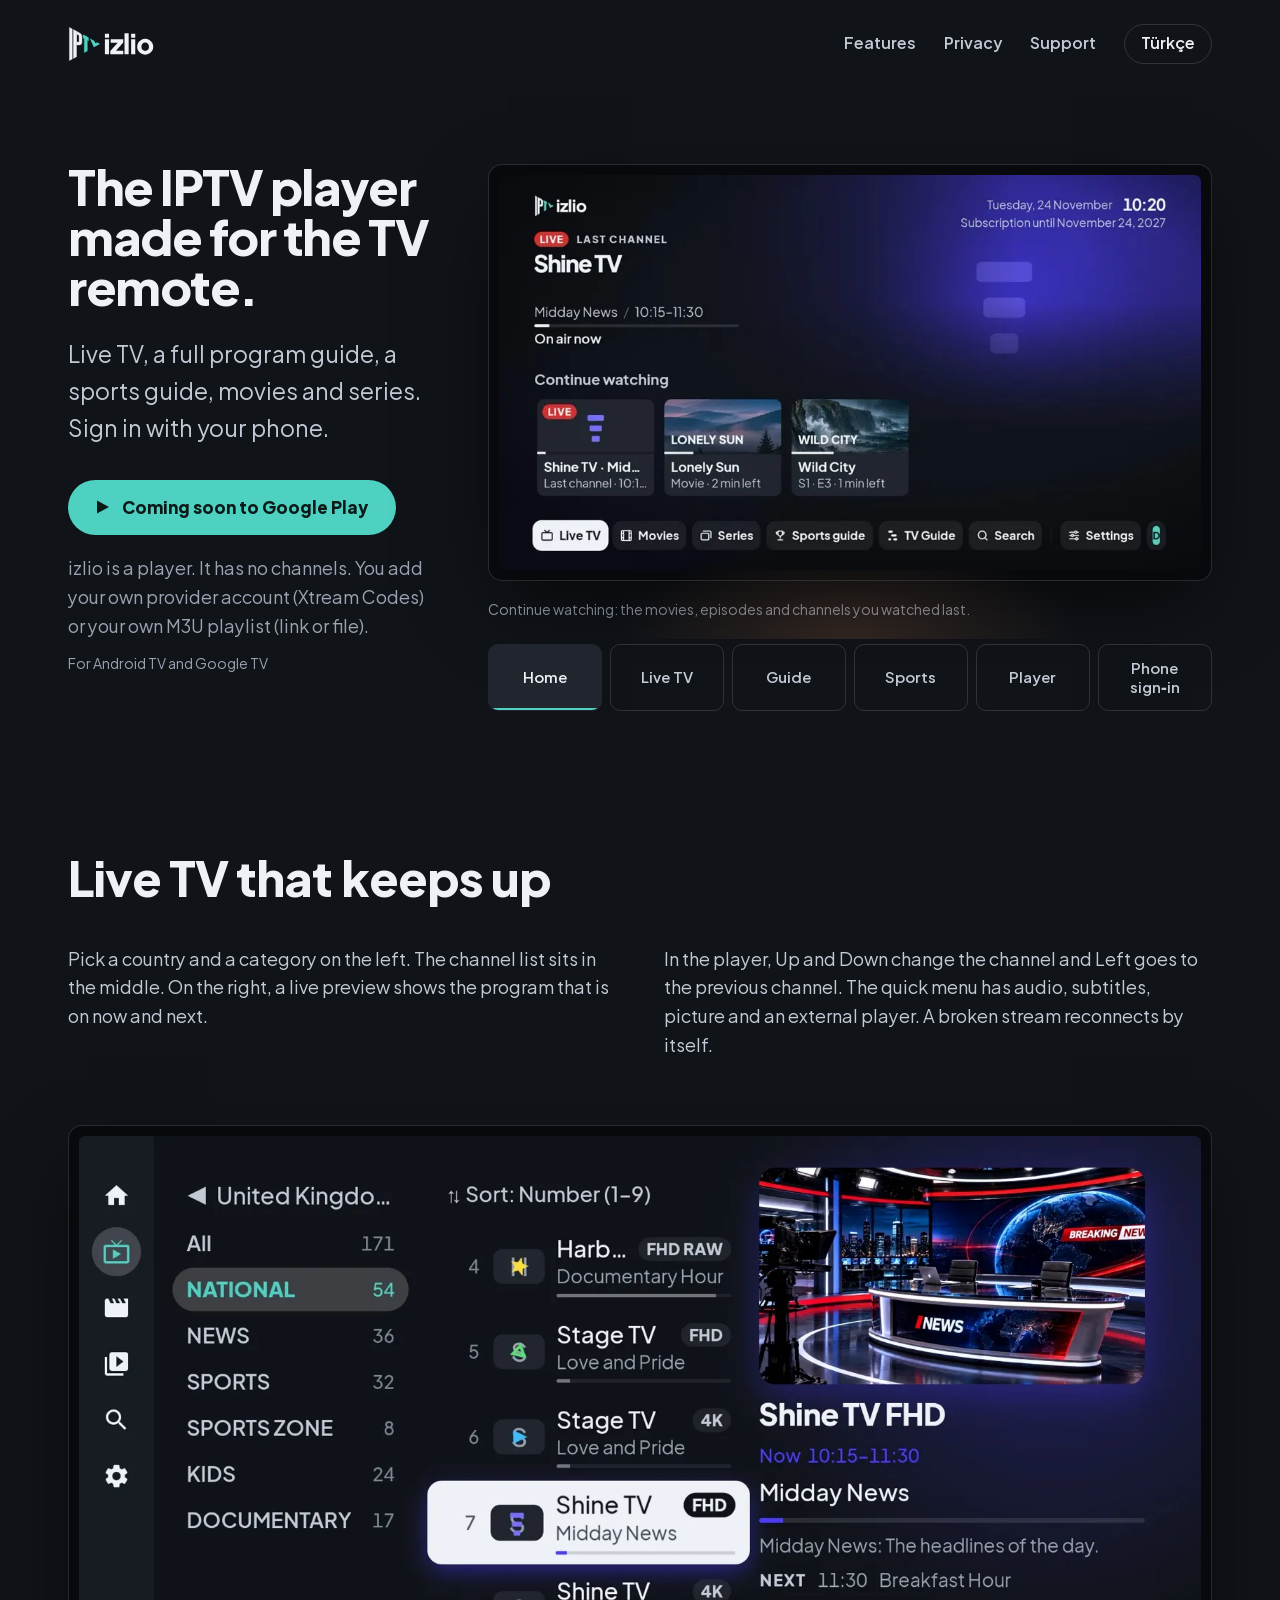
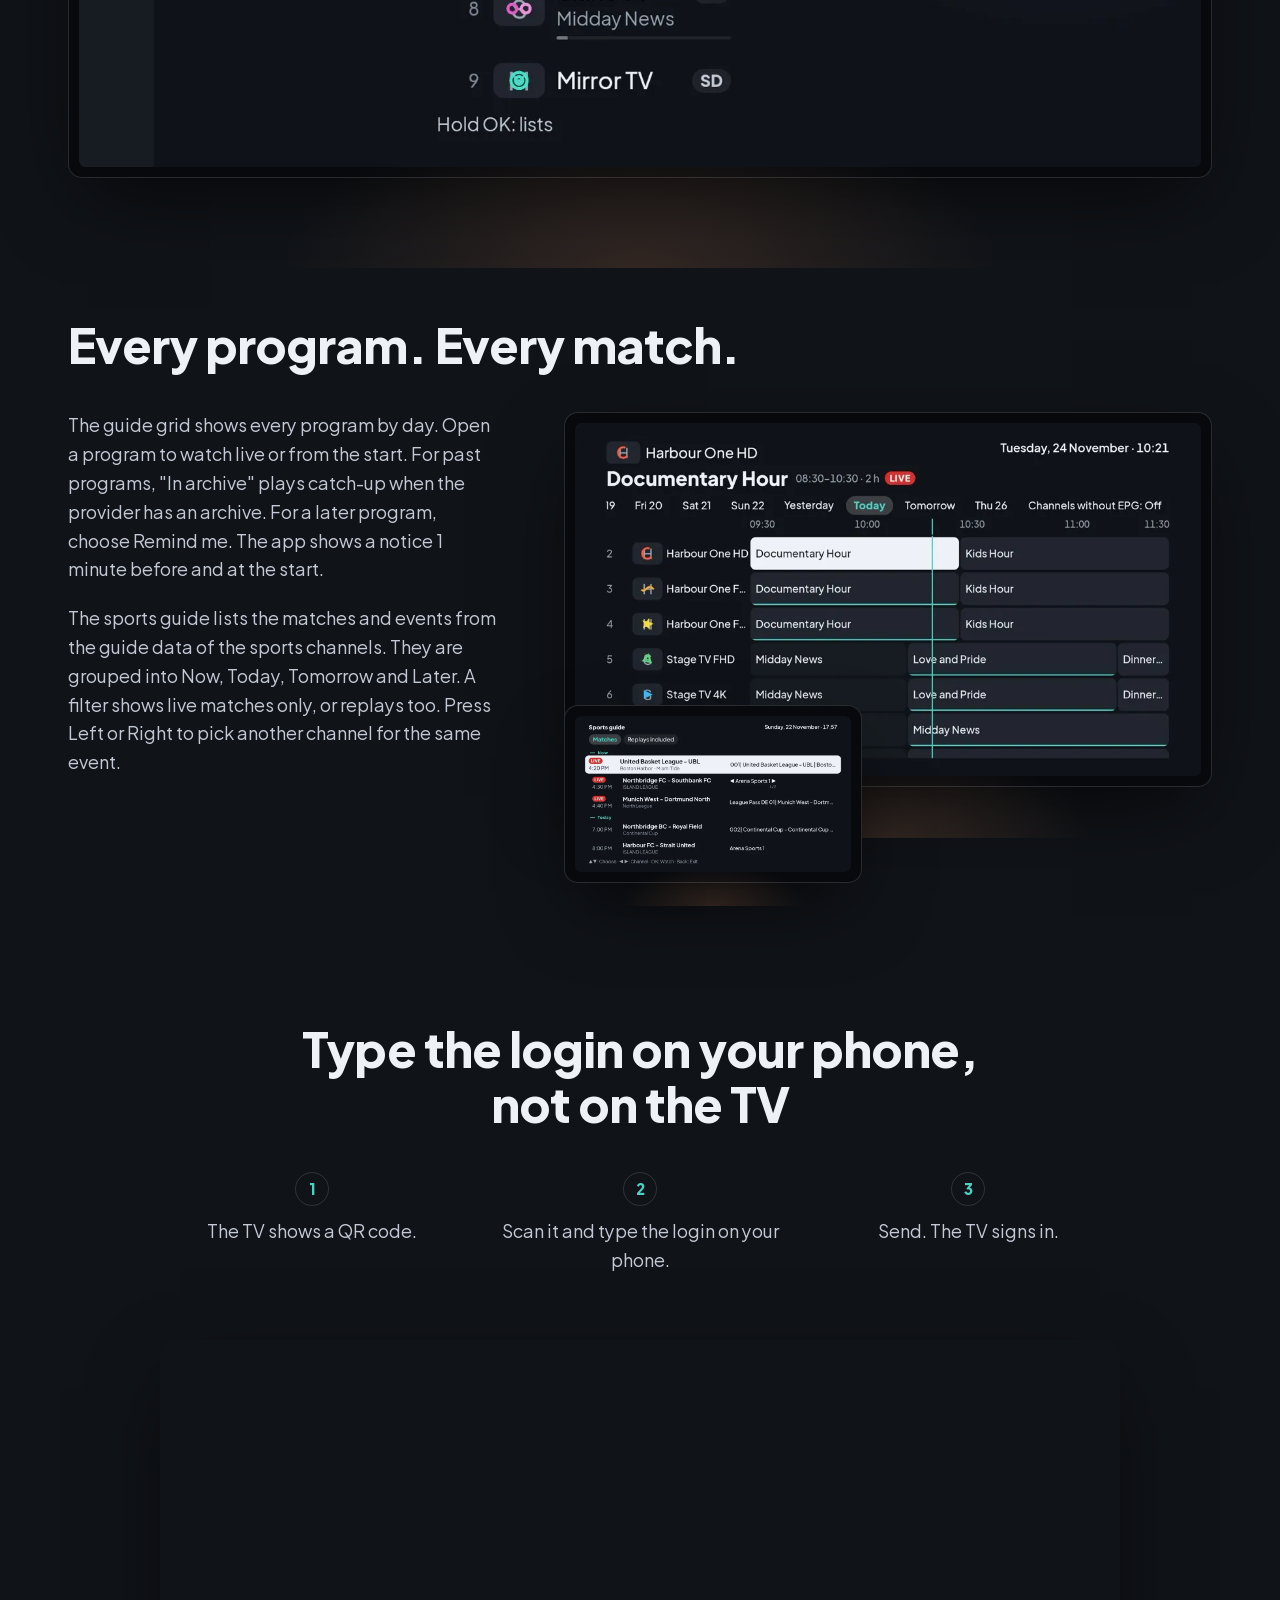
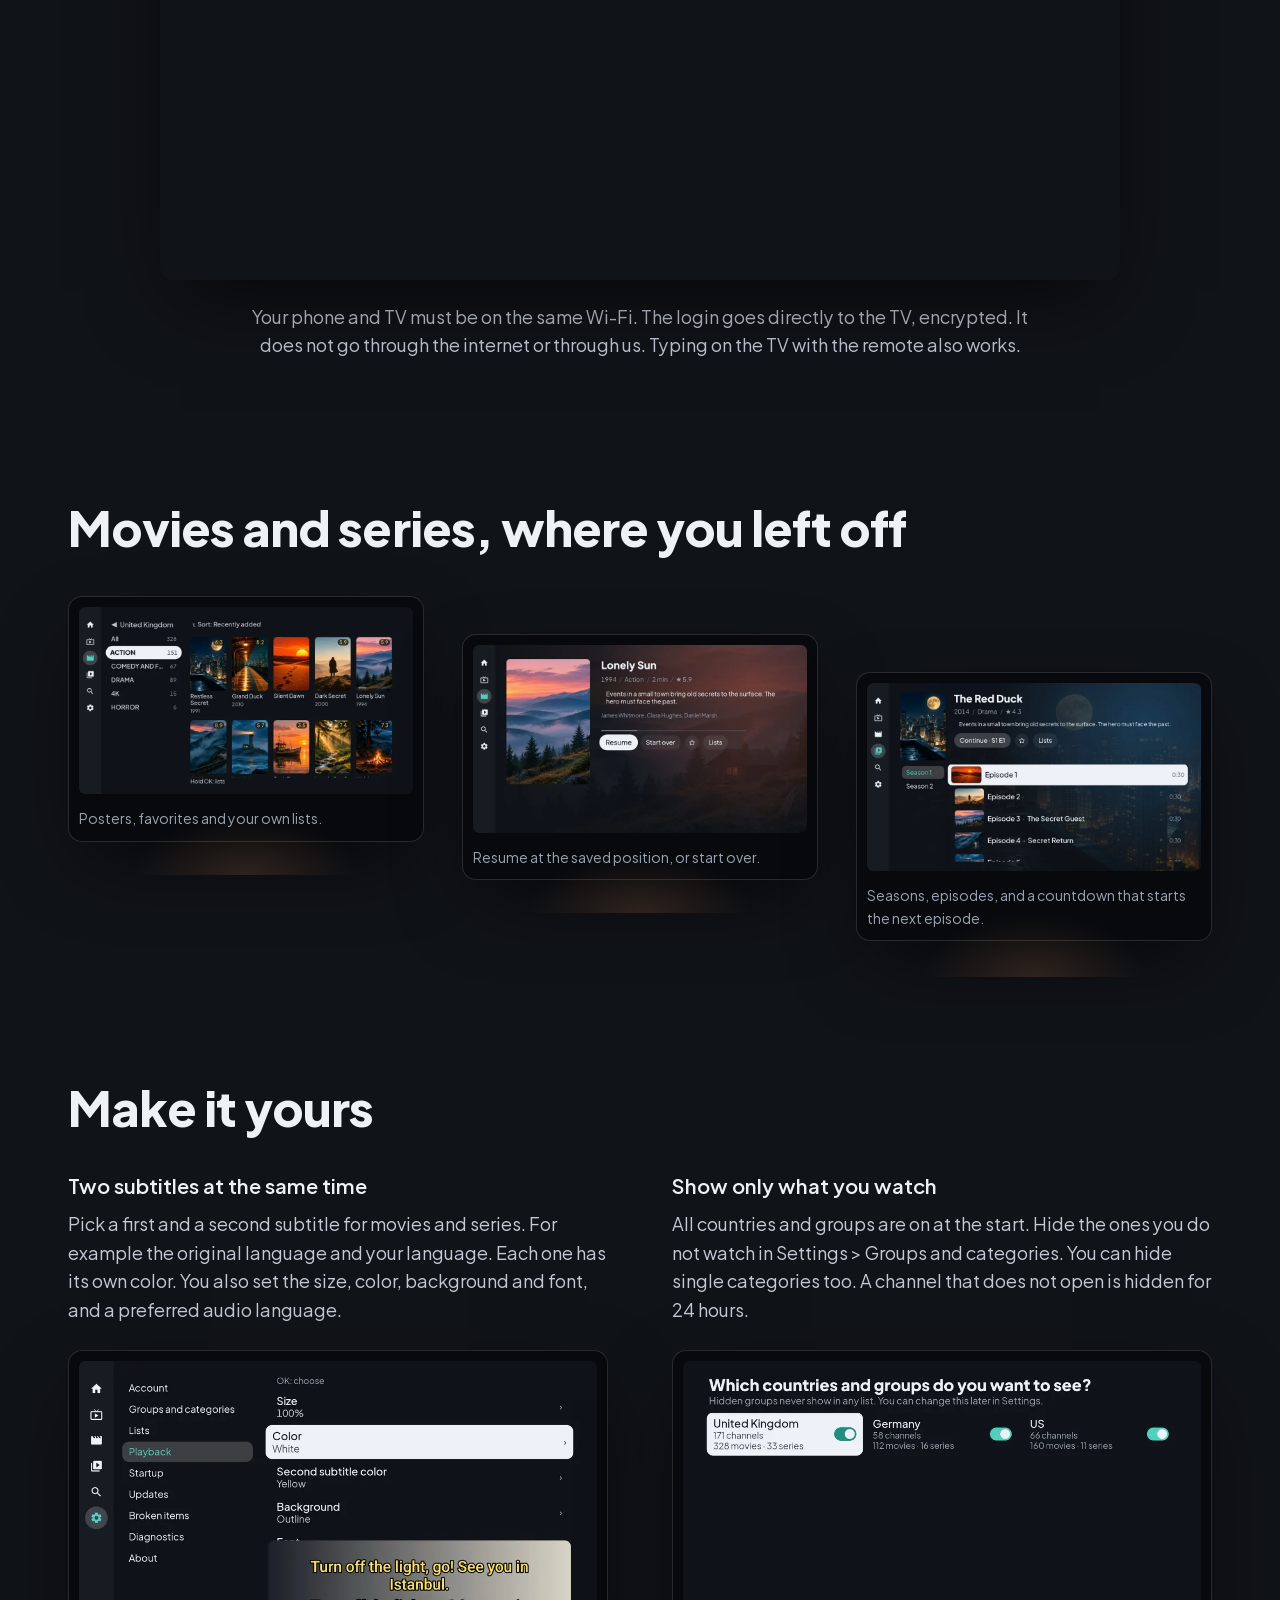
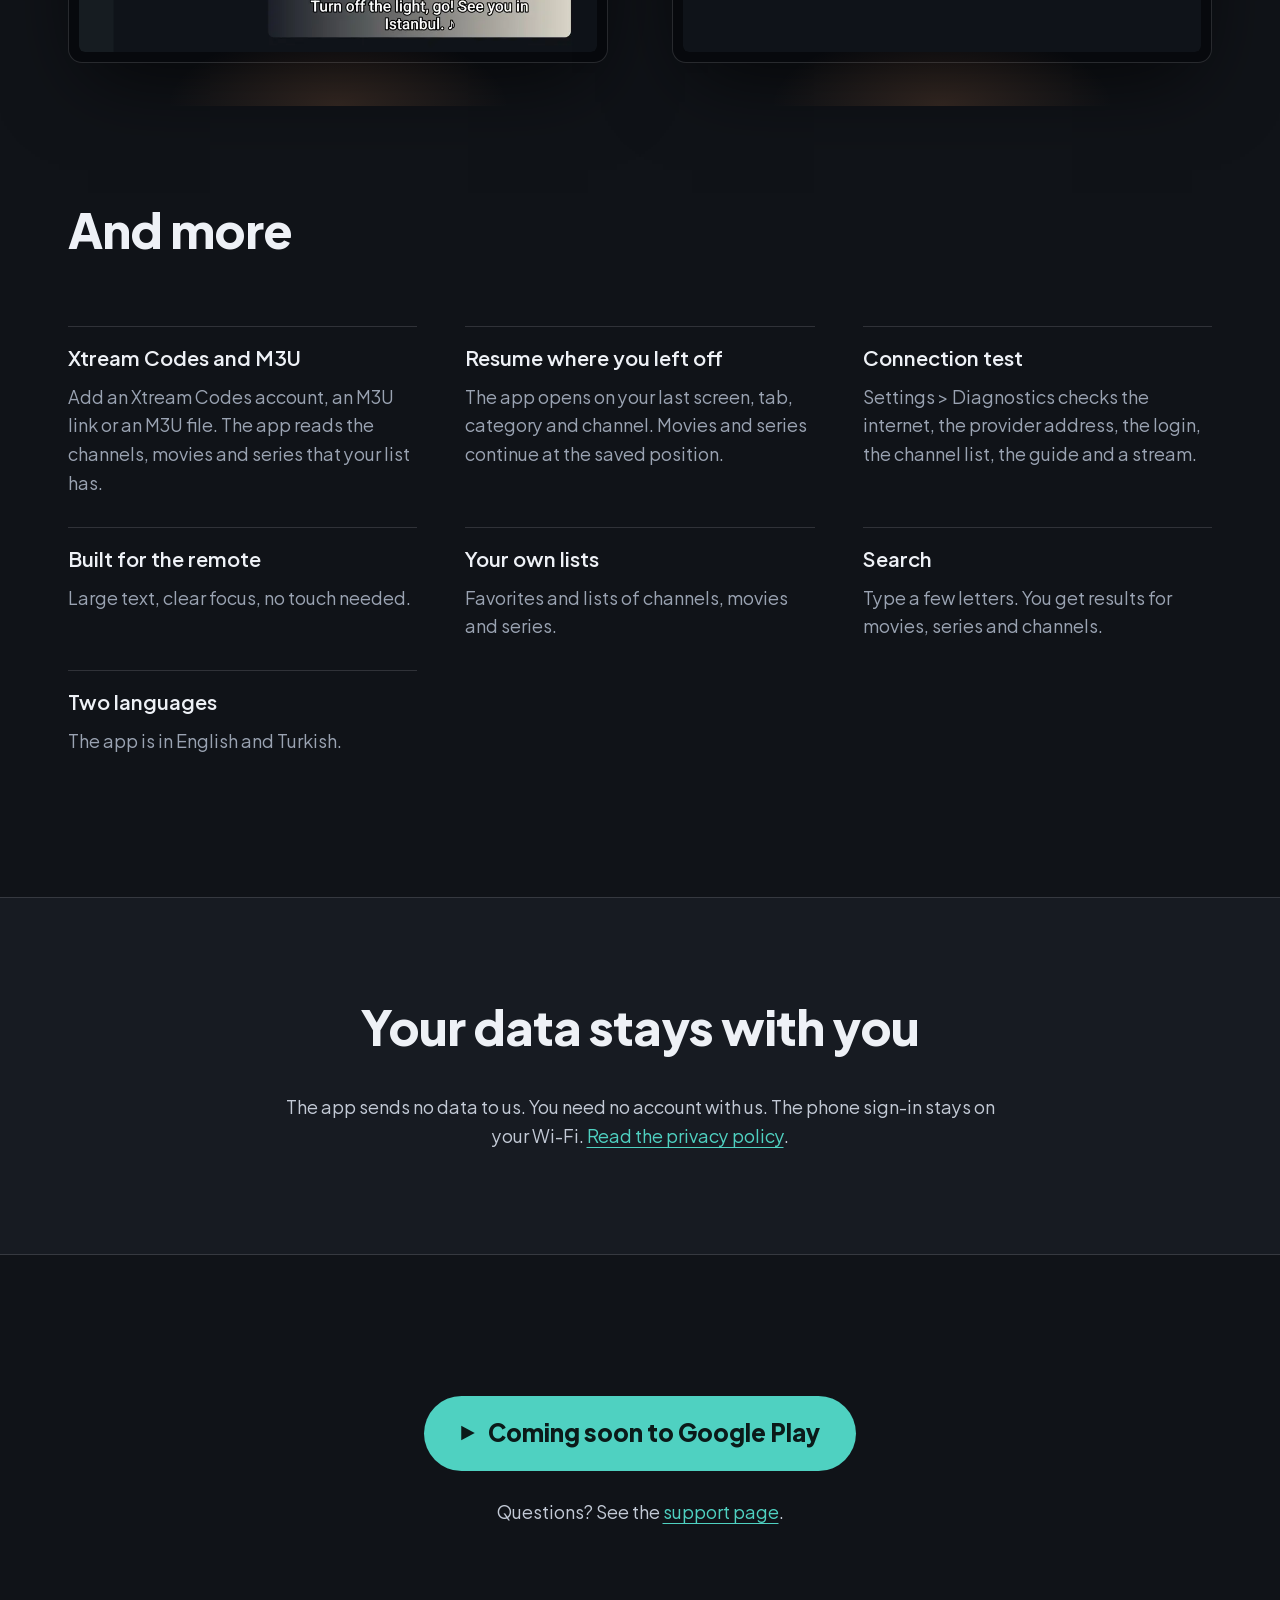
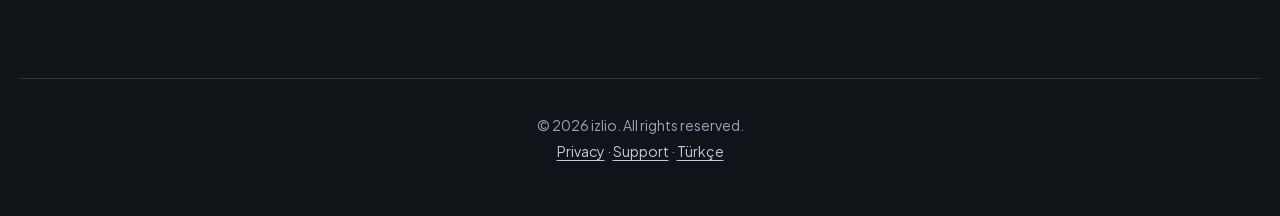
<file: index.html>
<!doctype html>
<html lang="en" class="no-js">
<head>
<meta charset="utf-8">
<meta name="viewport" content="width=device-width, initial-scale=1">
<title>izlio - IPTV player for Android TV and Google TV</title>
<meta name="description" content="izlio is an IPTV player for Android TV and Google TV, with a program guide, a sports guide and sign-in with your phone.">
<meta name="color-scheme" content="dark">
<meta property="og:type" content="website">
<meta property="og:site_name" content="izlio">
<meta property="og:title" content="izlio - IPTV player for Android TV and Google TV">
<meta property="og:description" content="izlio is an IPTV player for Android TV and Google TV, with a program guide, a sports guide and sign-in with your phone.">
<meta property="og:url" content="https://kburakf.github.io/izlio/">
<meta property="og:locale" content="en_US">
<meta property="og:image" content="https://kburakf.github.io/izlio/img/en/home.jpg">
<meta property="og:image:width" content="1600">
<meta property="og:image:height" content="900">
<meta property="og:image:alt" content="izlio home screen with the last channel and the Continue watching row.">
<meta name="twitter:card" content="summary_large_image">
<link rel="icon" href="favicon.svg" type="image/svg+xml">
<link rel="preload" href="fonts/pjs-800.woff2" as="font" type="font/woff2" crossorigin>
<link rel="stylesheet" href="style.css">
</head>
<body>
<header class="top"><a class="brand" href="index.html"><img class="mark" src="logo.svg" alt="izlio" width="98" height="40"></a>
<nav aria-label="Main"><a href="#features">Features</a><a href="privacy.html">Privacy</a><a href="support.html">Support</a><a class="lang" href="tr/index.html" hreflang="tr">Türkçe</a></nav></header>
<main>

<section class="hero" aria-label="izlio">
<div>
<h1>The IPTV player made for the TV remote.</h1>
<p class="tagline">Live TV, a full program guide, a sports guide, movies and series. Sign in with your phone.</p>
<p class="soon"><svg width="14" height="16" viewBox="0 0 14 16" aria-hidden="true" focusable="false"><path d="M1 1.5v13L13 8Z" fill="currentColor"/></svg>Coming soon to Google Play</p>
<p class="quiet">izlio is a player. It has no channels. You add your own provider account (Xtream Codes) or your own M3U playlist (link or file).</p>
<p class="platforms">For Android TV and Google TV</p>
</div>
<div class="tour">
<figure class="tv">
<div class="tv-screen">
<figure class="panel" role="tabpanel" id="panel-0" aria-labelledby="tab-0"><picture><source type="image/webp" srcset="img/en/home-960.webp 960w, img/en/home-1920.webp 1920w" sizes="(min-width:1100px) 620px, 92vw"><img src="img/en/home.jpg" alt="izlio home screen with the last channel and the Continue watching row with a live channel, an episode and a movie." width="1600" height="900" fetchpriority="high" decoding="async"></picture></figure>
<figure class="panel" role="tabpanel" id="panel-1" aria-labelledby="tab-1"><picture><source type="image/webp" srcset="img/en/live-tv-960.webp 960w, img/en/live-tv-1920.webp 1920w" sizes="(min-width:1100px) 620px, 92vw"><img src="img/en/live-tv.jpg" alt="izlio Live TV screen: country and category list on the left, the channel list in the middle, and a preview with the current and next program on the right." width="1600" height="900" loading="lazy" decoding="async"></picture></figure>
<figure class="panel" role="tabpanel" id="panel-2" aria-labelledby="tab-2"><picture><source type="image/webp" srcset="img/en/guide-960.webp 960w, img/en/guide-1920.webp 1920w" sizes="(min-width:1100px) 620px, 92vw"><img src="img/en/guide.jpg" alt="Program guide grid with day tabs from Yesterday to Tuesday and the programs of each channel." width="1600" height="900" loading="lazy" decoding="async"></picture></figure>
<figure class="panel" role="tabpanel" id="panel-3" aria-labelledby="tab-3"><picture><source type="image/webp" srcset="img/en/sports-960.webp 960w, img/en/sports-1920.webp 1920w" sizes="(min-width:1100px) 620px, 92vw"><img src="img/en/sports.jpg" alt="Sports guide with matches grouped under Today and Tomorrow, the league and the channel of each match." width="1600" height="900" loading="lazy" decoding="async"></picture></figure>
<figure class="panel" role="tabpanel" id="panel-4" aria-labelledby="tab-4"><picture><source type="image/webp" srcset="img/en/player-960.webp 960w, img/en/player-1920.webp 1920w" sizes="(min-width:1100px) 620px, 92vw"><img src="img/en/player.jpg" alt="Full-screen live player with the info bar that shows the channel, the current and next program, and the time." width="1600" height="900" loading="lazy" decoding="async"></picture></figure>
<figure class="panel" role="tabpanel" id="panel-5" aria-labelledby="tab-5"><picture><source type="image/webp" srcset="img/en/qr-login-960.webp 960w, img/en/qr-login-1920.webp 1920w" sizes="(min-width:1100px) 620px, 92vw"><img src="img/en/qr-login.jpg" alt="Add account screen with a QR code to sign in with the phone, next to the server, user name and password fields." width="1600" height="900" loading="lazy" decoding="async"></picture></figure>
</div>
</figure>
<div class="tour-captions">
<p>Continue watching: the movies, episodes and channels you watched last.</p>
<p>Country and category list, the channel list, and a live preview with the program that is on now and next.</p>
<p>The guide grid by day. Watch live, from the start, or from the archive when the provider has one.</p>
<p>Matches and events from the sports channels, grouped into Now, Today, Tomorrow and Later.</p>
<p>Full screen. Up and Down change the channel, Left goes to the previous channel.</p>
<p>The TV shows a QR code. Type the login on your phone and send.</p>
</div>
<div class="tour-tabs" role="tablist" aria-label="Screen tour">
<button type="button" role="tab" id="tab-0" aria-selected="true" aria-controls="panel-0">Home<span class="bar"></span></button>
<button type="button" role="tab" id="tab-1" aria-selected="false" aria-controls="panel-1" tabindex="-1">Live TV<span class="bar"></span></button>
<button type="button" role="tab" id="tab-2" aria-selected="false" aria-controls="panel-2" tabindex="-1">Guide<span class="bar"></span></button>
<button type="button" role="tab" id="tab-3" aria-selected="false" aria-controls="panel-3" tabindex="-1">Sports<span class="bar"></span></button>
<button type="button" role="tab" id="tab-4" aria-selected="false" aria-controls="panel-4" tabindex="-1">Player<span class="bar"></span></button>
<button type="button" role="tab" id="tab-5" aria-selected="false" aria-controls="panel-5" tabindex="-1">Phone sign&#8209;in<span class="bar"></span></button>
</div>
</div>
</section>

<section id="features" aria-labelledby="livetv-h">
<h2 id="livetv-h">Live TV that keeps up</h2>
<div class="cols">
<p>Pick a country and a category on the left. The channel list sits in the middle. On the right, a live preview shows the program that is on now and next.</p>
<p>In the player, Up and Down change the channel and Left goes to the previous channel. The quick menu has audio, subtitles, picture and an external player. A broken stream reconnects by itself.</p>
</div>
<figure class="tv wide"><div class="tv-screen"><picture><source type="image/webp" srcset="img/en/live-tv-960.webp 960w, img/en/live-tv-1920.webp 1920w" sizes="(min-width:1100px) 1144px, 92vw"><img src="img/en/live-tv.jpg" alt="izlio Live TV screen with the country list, the channel list and a live preview." width="1600" height="900" loading="lazy" decoding="async"></picture></div></figure>
</section>

<section aria-labelledby="guide-h">
<h2 id="guide-h">Every program. Every match.</h2>
<div class="duo-wrap">
<div class="prose">
<p>The guide grid shows every program by day. Open a program to watch live or from the start. For past programs, "In archive" plays catch-up when the provider has an archive. For a later program, choose Remind me. The app shows a notice 1 minute before and at the start.</p>
<p>The sports guide lists the matches and events from the guide data of the sports channels. They are grouped into Now, Today, Tomorrow and Later. A filter shows live matches only, or replays too. Press Left or Right to pick another channel for the same event.</p>
</div>
<div class="duo">
<figure class="tv tv-main"><div class="tv-screen"><picture><source type="image/webp" srcset="img/en/guide-960.webp 960w, img/en/guide-1920.webp 1920w" sizes="(min-width:1000px) 640px, 92vw"><img src="img/en/guide.jpg" alt="Program guide grid with day tabs from Yesterday to Tuesday and the programs of each channel." width="1600" height="900" loading="lazy" decoding="async"></picture></div></figure>
<figure class="tv tv-sub"><div class="tv-screen"><picture><source type="image/webp" srcset="img/en/sports-960.webp 960w, img/en/sports-1920.webp 1920w" sizes="(min-width:1000px) 300px, 70vw"><img src="img/en/sports.jpg" alt="Sports guide with matches grouped under Today and Tomorrow, the league and the channel of each match." width="1600" height="900" loading="lazy" decoding="async"></picture></div></figure>
</div>
</div>
</section>

<section class="qr" aria-labelledby="qr-h">
<h2 id="qr-h">Type the login on your phone, not on the TV</h2>
<ol class="steps">
<li>The TV shows a QR code.</li>
<li>Scan it and type the login on your phone.</li>
<li>Send. The TV signs in.</li>
</ol>
<figure class="qr-demo"><video class="qr-video" muted loop playsinline preload="none" poster="img/en/qr-login-poster.jpg" width="1600" height="900" aria-label="Sign in with the phone: the TV shows a QR code, the phone sends the login, the TV signs in."><source src="img/en/qr-login.webm" type="video/webm"><source src="img/en/qr-login.mp4" type="video/mp4"></video></figure>
<p class="qr-note">Your phone and TV must be on the same Wi-Fi. The login goes directly to the TV, encrypted. It does not go through the internet or through us. Typing on the TV with the remote also works.</p>
</section>

<section aria-labelledby="movies-h">
<h2 id="movies-h">Movies and series, where you left off</h2>
<div class="row3">
<figure class="tv"><div class="tv-screen"><picture><source type="image/webp" srcset="img/en/movies-960.webp 960w, img/en/movies-1920.webp 1920w" sizes="(min-width:900px) 355px, 82vw"><img src="img/en/movies.jpg" alt="izlio Movies screen with the category list and a grid of movie posters." width="1600" height="900" loading="lazy" decoding="async"></picture></div><figcaption>Posters, favorites and your own lists.</figcaption></figure>
<figure class="tv"><div class="tv-screen"><picture><source type="image/webp" srcset="img/en/movie-detail-960.webp 960w, img/en/movie-detail-1920.webp 1920w" sizes="(min-width:900px) 355px, 82vw"><img src="img/en/movie-detail.jpg" alt="Movie details page with the poster, plot, genre, length, rating and the Resume and Start over buttons." width="1600" height="900" loading="lazy" decoding="async"></picture></div><figcaption>Resume at the saved position, or start over.</figcaption></figure>
<figure class="tv"><div class="tv-screen"><picture><source type="image/webp" srcset="img/en/series-960.webp 960w, img/en/series-1920.webp 1920w" sizes="(min-width:900px) 355px, 82vw"><img src="img/en/series.jpg" alt="Series page with the poster, plot, a season list and a list of episodes with their length." width="1600" height="900" loading="lazy" decoding="async"></picture></div><figcaption>Seasons, episodes, and a countdown that starts the next episode.</figcaption></figure>
</div>
</section>

<section aria-labelledby="yours-h">
<h2 id="yours-h">Make it yours</h2>
<div class="split">
<div>
<h3>Two subtitles at the same time</h3>
<p>Pick a first and a second subtitle for movies and series. For example the original language and your language. Each one has its own color. You also set the size, color, background and font, and a preferred audio language.</p>
<figure class="tv"><div class="tv-screen"><picture><source type="image/webp" srcset="img/en/subtitles-960.webp 960w, img/en/subtitles-1920.webp 1920w" sizes="(min-width:900px) 520px, 92vw"><img src="img/en/subtitles.jpg" alt="Subtitle look settings with a preview of two subtitle lines in two colors." width="1600" height="900" loading="lazy" decoding="async"></picture></div></figure>
</div>
<div>
<h3>Show only what you watch</h3>
<p>All countries and groups are on at the start. Hide the ones you do not watch in Settings &gt; Groups and categories. You can hide single categories too. A channel that does not open is hidden for 24 hours.</p>
<figure class="tv"><div class="tv-screen"><picture><source type="image/webp" srcset="img/en/groups-960.webp 960w, img/en/groups-1920.webp 1920w" sizes="(min-width:900px) 520px, 92vw"><img src="img/en/groups.jpg" alt="Country picker with Turkey, Germany and United Kingdom and the number of channels, movies and series in each." width="1600" height="900" loading="lazy" decoding="async"></picture></div></figure>
</div>
</div>
</section>

<section aria-labelledby="more-h">
<h2 id="more-h">And more</h2>
<dl class="more-list">
<div><dt>Xtream Codes and M3U</dt><dd>Add an Xtream Codes account, an M3U link or an M3U file. The app reads the channels, movies and series that your list has.</dd></div>
<div><dt>Resume where you left off</dt><dd>The app opens on your last screen, tab, category and channel. Movies and series continue at the saved position.</dd></div>
<div><dt>Connection test</dt><dd>Settings &gt; Diagnostics checks the internet, the provider address, the login, the channel list, the guide and a stream.</dd></div>
<div><dt>Built for the remote</dt><dd>Large text, clear focus, no touch needed.</dd></div>
<div><dt>Your own lists</dt><dd>Favorites and lists of channels, movies and series.</dd></div>
<div><dt>Search</dt><dd>Type a few letters. You get results for movies, series and channels.</dd></div>
<div><dt>Two languages</dt><dd>The app is in English and Turkish.</dd></div>
</dl>
</section>

<section class="band" aria-labelledby="privacy-h">
<h2 id="privacy-h">Your data stays with you</h2>
<p>The app sends no data to us. You need no account with us. The phone sign-in stays on your Wi-Fi. <a href="privacy.html">Read the privacy policy</a>.</p>
</section>

<section class="closing" aria-label="Get izlio">
<p class="soon"><svg width="16" height="18" viewBox="0 0 14 16" aria-hidden="true" focusable="false"><path d="M1 1.5v13L13 8Z" fill="currentColor"/></svg>Coming soon to Google Play</p>
<p>Questions? See the <a href="support.html">support page</a>.</p>
</section>
</main>
<footer><p>&copy; 2026 izlio. All rights reserved.</p><p><a href="privacy.html">Privacy</a> · <a href="support.html">Support</a> · <a href="tr/index.html">Türkçe</a></p></footer>
<script>
(function(){document.documentElement.classList.replace("no-js","js");var t=document.querySelector(".tour");if(!t)return;var r=matchMedia("(prefers-reduced-motion: reduce)").matches;if(r)t.classList.add("still");var b=[].slice.call(t.querySelectorAll("[role=tab]")),p=[].slice.call(t.querySelectorAll(".panel")),c=[].slice.call(t.querySelectorAll(".tour-captions p")),n=b.length,i=0,h=0;function go(k,f){i=((k%n)+n)%n;b.forEach(function(x,j){var s=j===i;x.setAttribute("aria-selected",s);x.tabIndex=s?0:-1;var a=x.querySelector(".bar");if(a&&!r){a.classList.remove("run","done");if(j<i)a.classList.add("done")}});p.forEach(function(x,j){x.classList.toggle("on",j===i)});c.forEach(function(x,j){x.classList.toggle("on",j===i)});var m=p[(i+1)%n].querySelector("img");if(m)m.loading="eager";if(f)b[i].focus()}function tick(){clearTimeout(h);var a=b[i].querySelector(".bar");if(a&&!r){a.classList.remove("run");void a.offsetWidth;a.classList.add("run")}if(!r)h=setTimeout(function(){go(i+1);tick()},5000)}b.forEach(function(x,j){x.addEventListener("click",function(){go(j);tick()});x.addEventListener("keydown",function(e){var d={ArrowRight:1,ArrowLeft:-1,Home:0,End:2}[e.key];if(d===undefined)return;e.preventDefault();go(d===0?0:d===2?n-1:j+d,1);tick()})});t.addEventListener("mouseenter",function(){t.classList.add("paused");clearTimeout(h)});t.addEventListener("mouseleave",function(){t.classList.remove("paused");tick()});t.addEventListener("focusin",function(){t.classList.add("paused");clearTimeout(h)});t.addEventListener("focusout",function(){t.classList.remove("paused");tick()});go(0);tick();
})();
(function(){
var v=document.querySelector(".qr-video");if(!v)return;
var f=v.parentNode,rm=matchMedia("(prefers-reduced-motion: reduce)").matches;
function play(){if(v.paused)try{var p=v.play();if(p&&p.catch)p.catch(function(){})}catch(e){}}
if(rm){
var b=document.createElement("button");b.type="button";b.className="qr-play";
b.innerHTML='<svg width="12" height="12" viewBox="0 0 12 12" aria-hidden="true"><path d="M2 1l9 5-9 5Z" fill="currentColor"/></svg>Play';
b.addEventListener("click",function(){play();b.classList.remove("on")});
f.appendChild(b);b.classList.add("on");
return;
}
new IntersectionObserver(function(es){es.forEach(function(e){if(e.isIntersecting)play();else v.pause()})},{threshold:.4}).observe(v);
})();
</script>
</body>
</html>
</file>
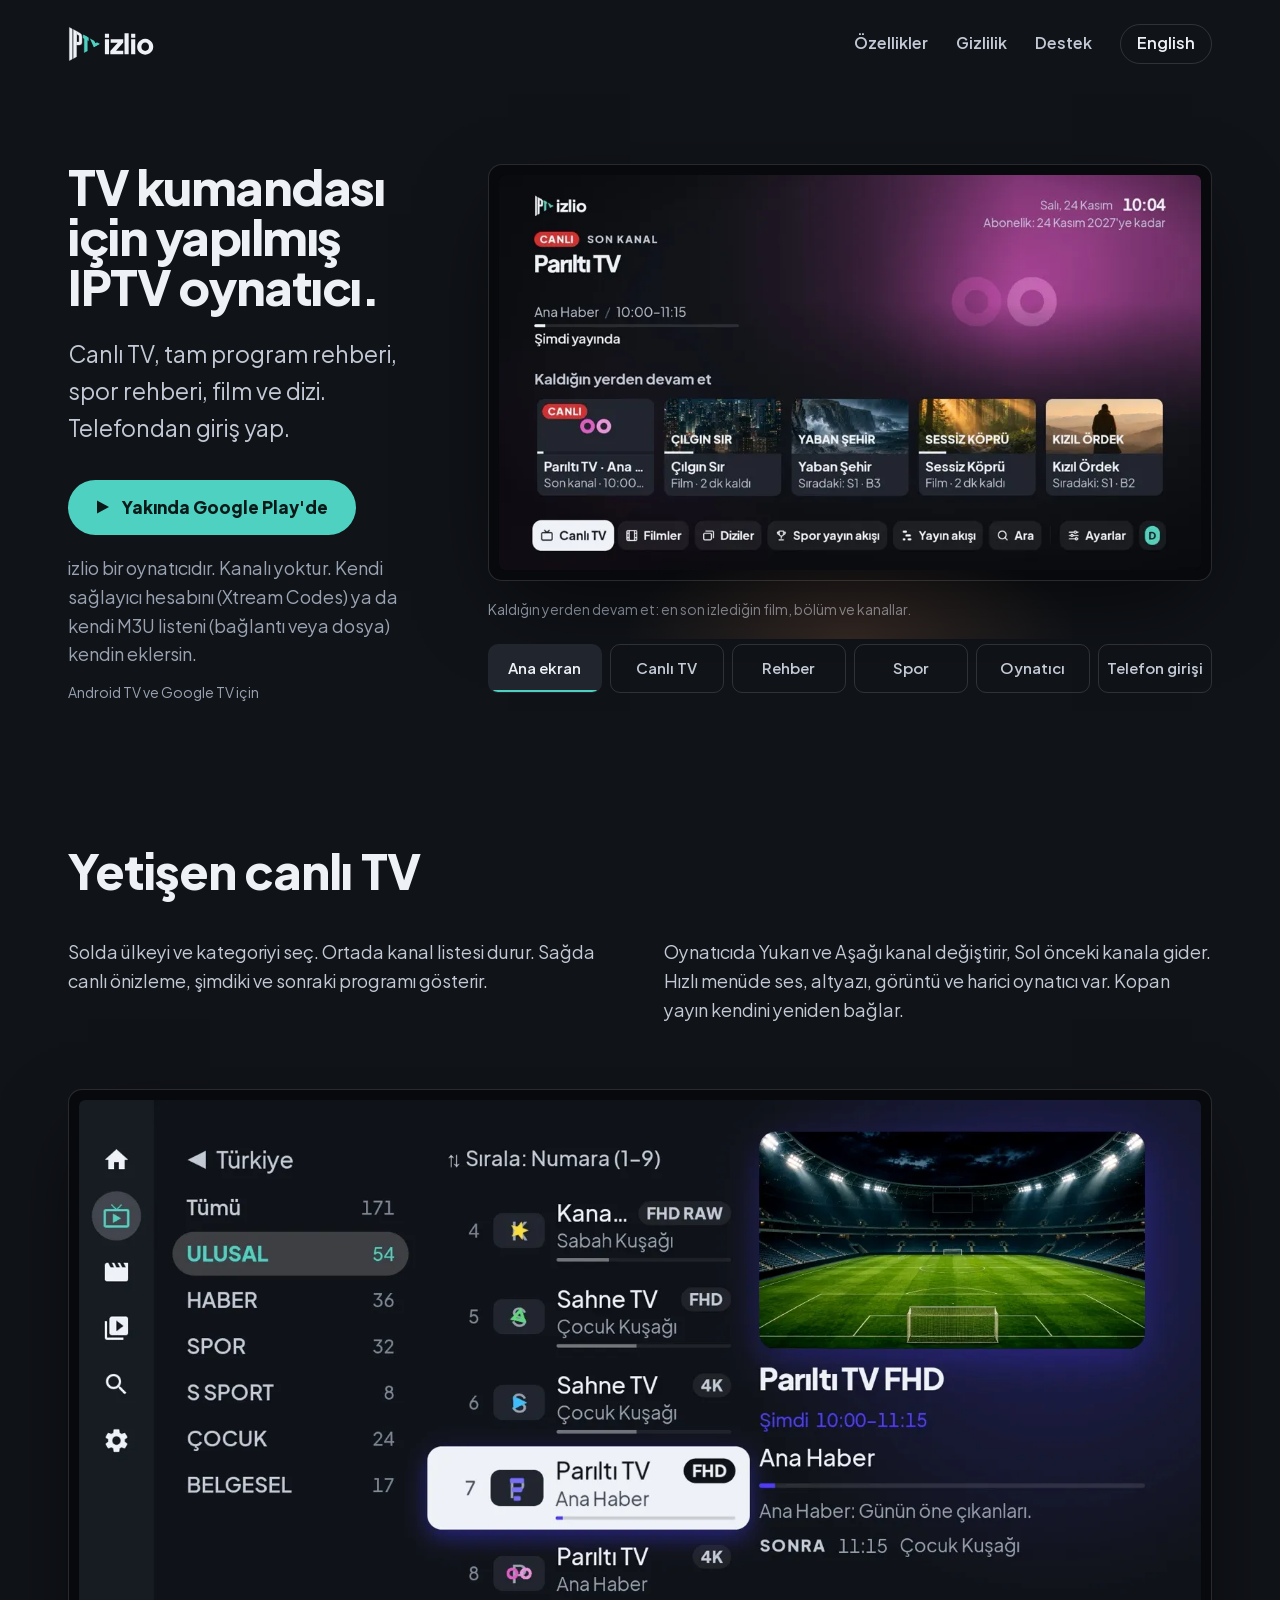
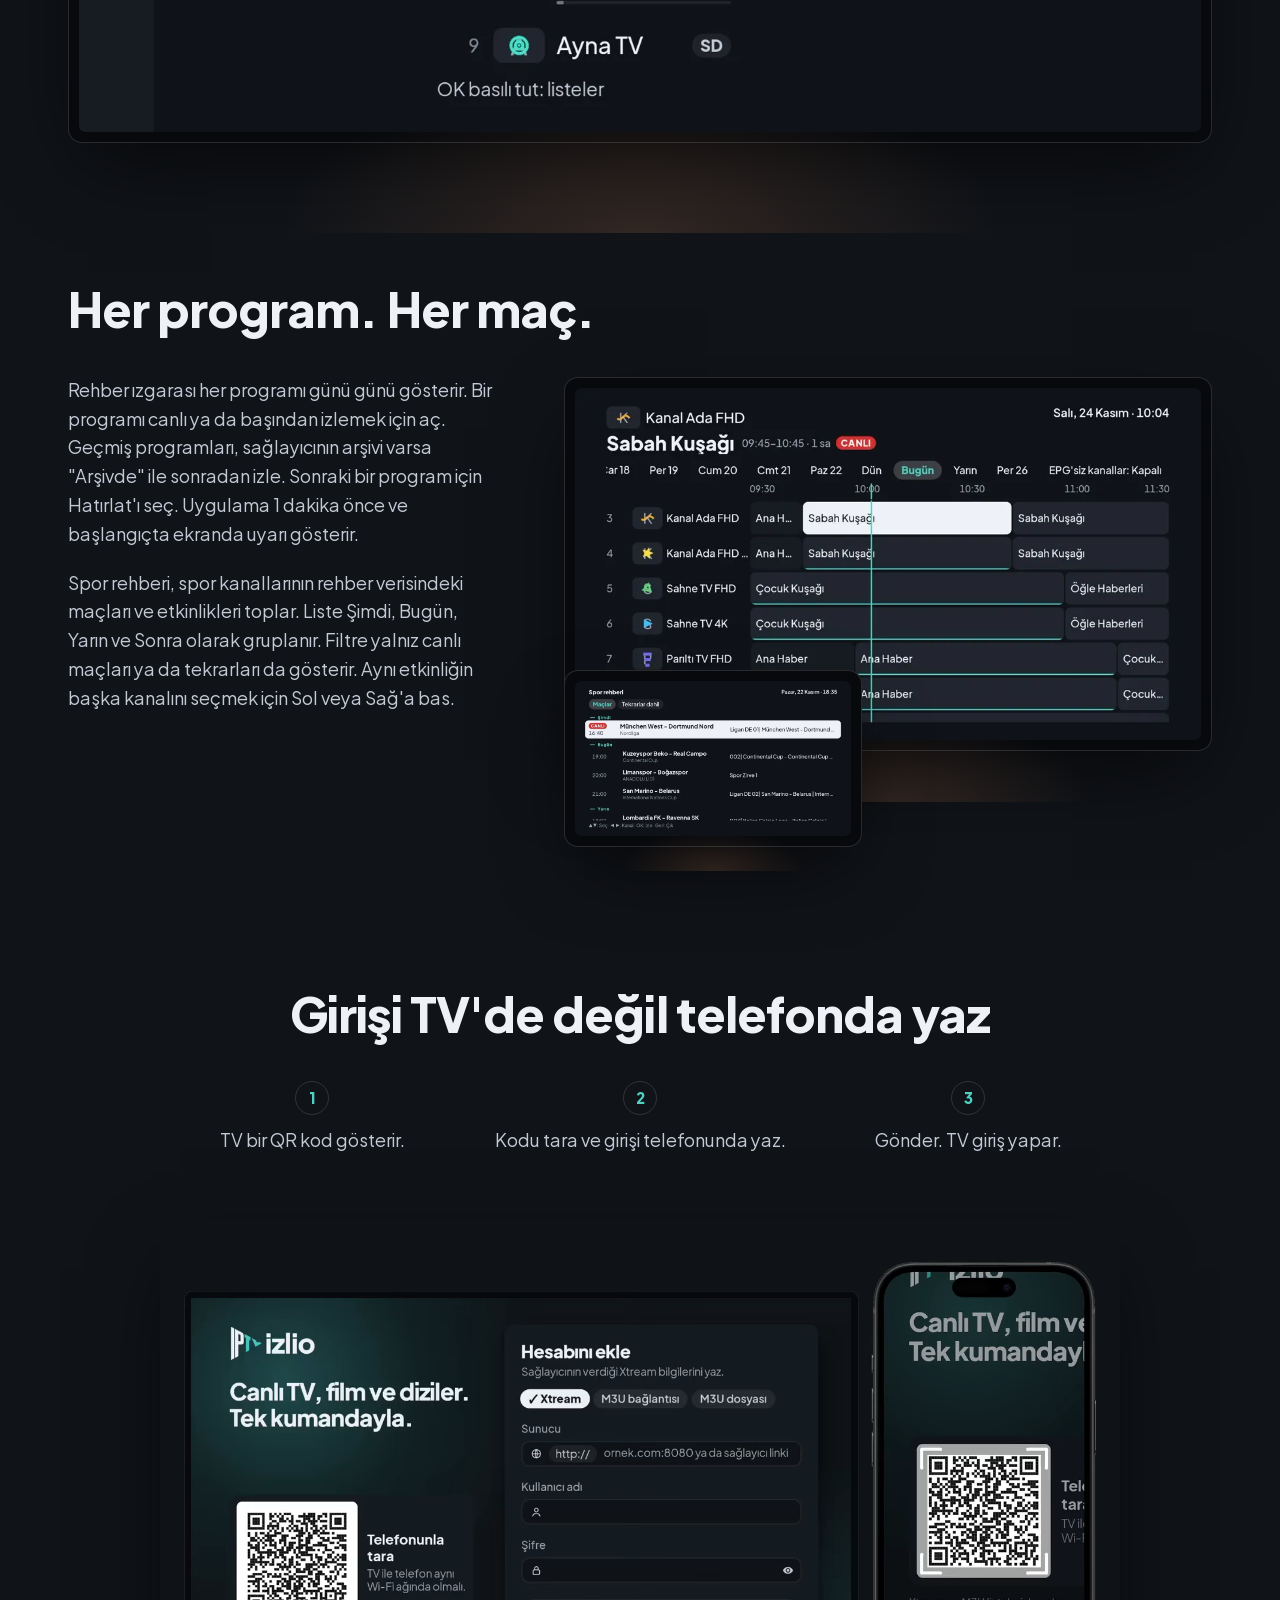
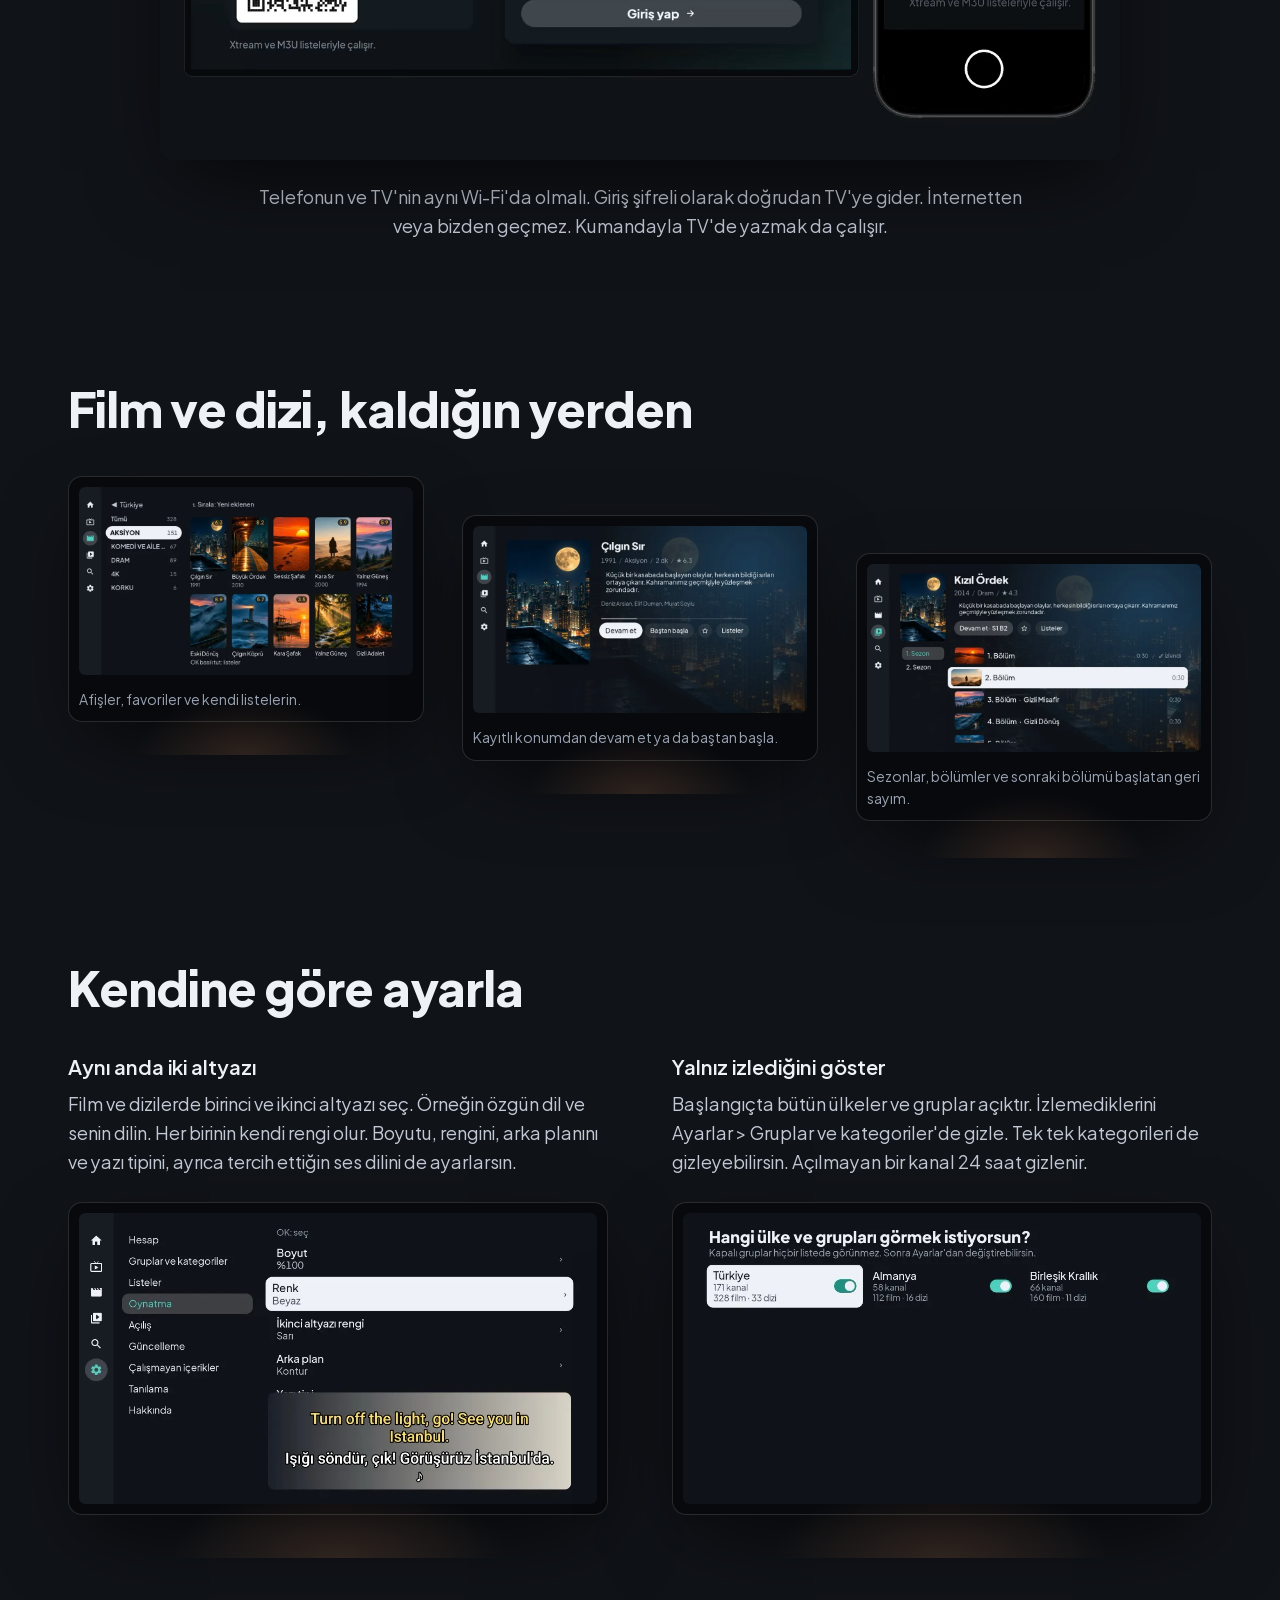
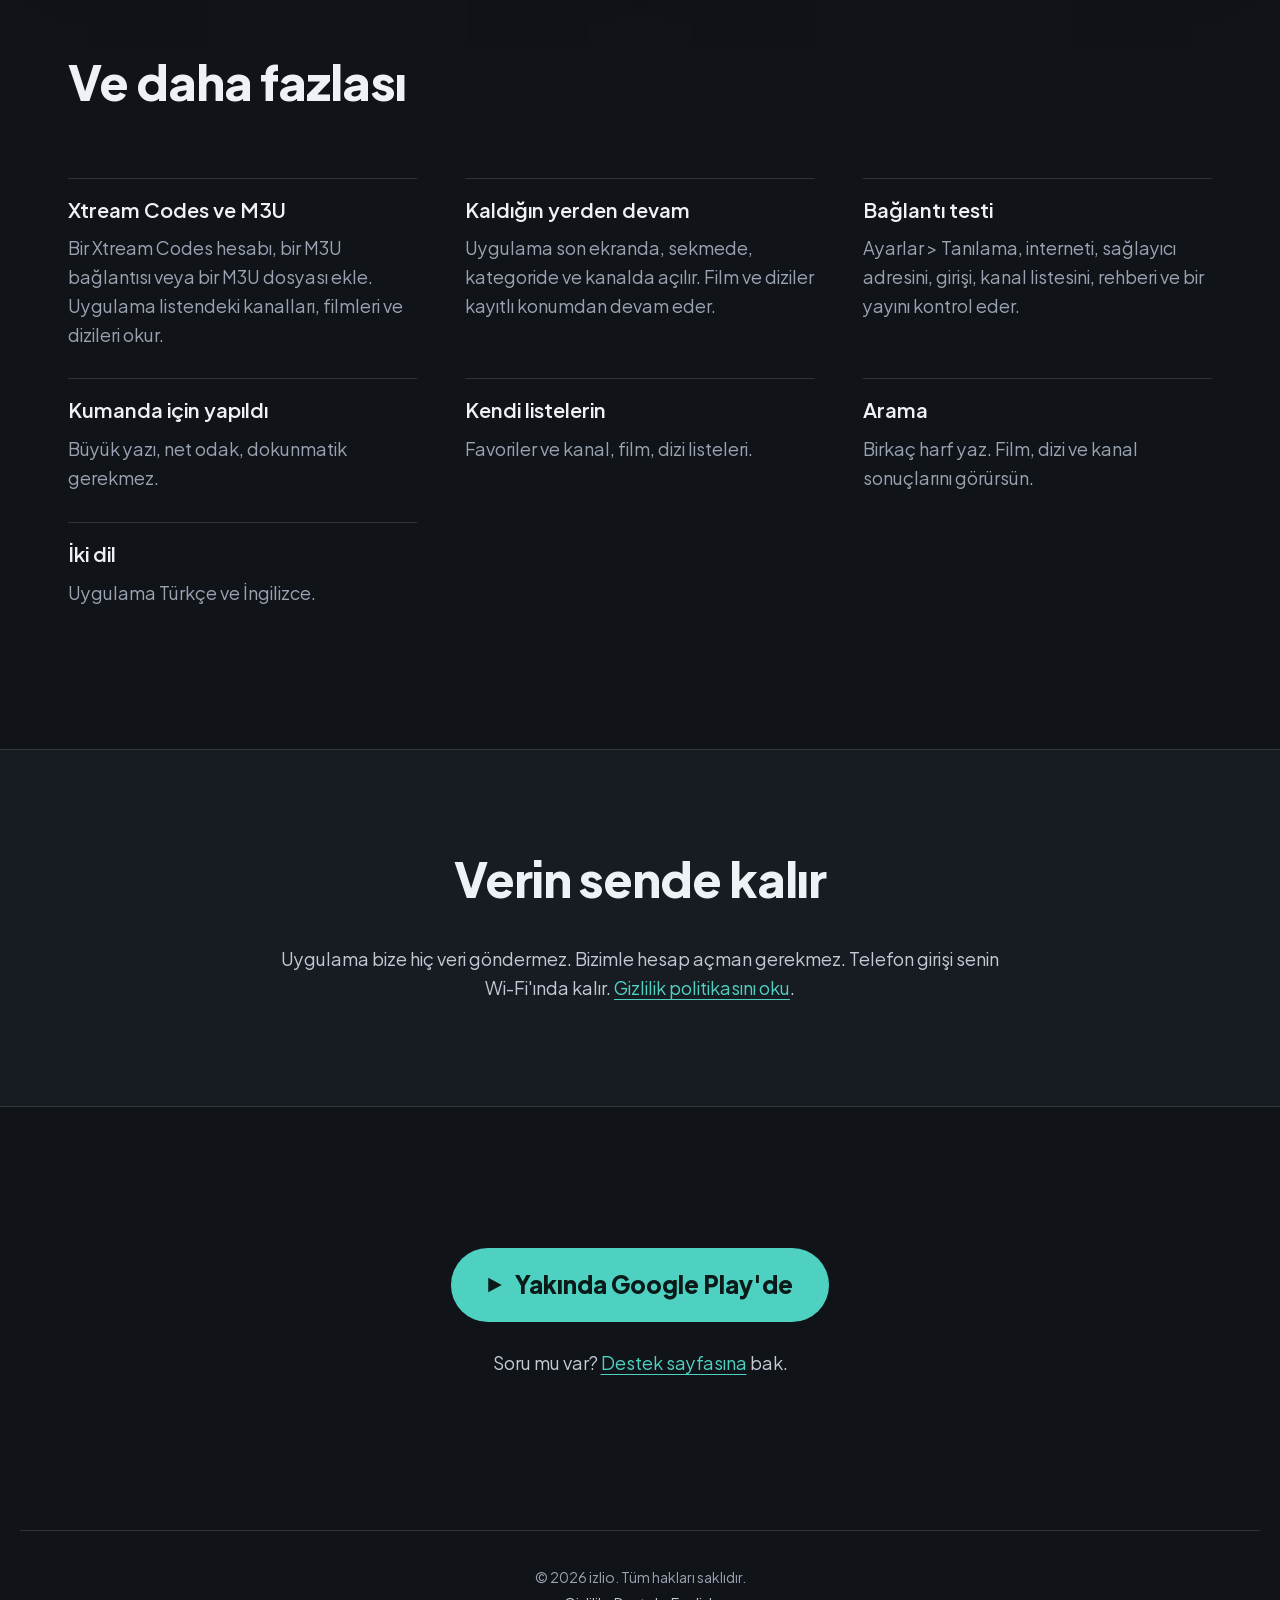
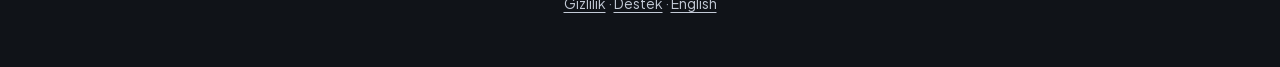
<file: tr/index.html>
<!doctype html>
<html lang="tr" class="no-js">
<head>
<meta charset="utf-8">
<meta name="viewport" content="width=device-width, initial-scale=1">
<title>izlio - Android TV ve Google TV için IPTV oynatıcı</title>
<meta name="description" content="izlio, Android TV ve Google TV için bir IPTV oynatıcıdır: program rehberi, spor rehberi ve telefondan girişle.">
<meta name="color-scheme" content="dark">
<meta property="og:type" content="website">
<meta property="og:site_name" content="izlio">
<meta property="og:title" content="izlio - Android TV ve Google TV için IPTV oynatıcı">
<meta property="og:description" content="izlio, Android TV ve Google TV için bir IPTV oynatıcıdır: program rehberi, spor rehberi ve telefondan girişle.">
<meta property="og:url" content="https://kburakf.github.io/izlio/tr/">
<meta property="og:locale" content="tr_TR">
<meta property="og:image" content="https://kburakf.github.io/izlio/img/tr/home.jpg">
<meta property="og:image:width" content="1600">
<meta property="og:image:height" content="900">
<meta property="og:image:alt" content="Son kanal ve Kaldığın yerden devam et satırıyla izlio ana ekranı.">
<meta name="twitter:card" content="summary_large_image">
<link rel="icon" href="../favicon.svg" type="image/svg+xml">
<link rel="preload" href="../fonts/pjs-800.woff2" as="font" type="font/woff2" crossorigin>
<link rel="stylesheet" href="../style.css">
</head>
<body>
<header class="top"><a class="brand" href="index.html"><img class="mark" src="../logo.svg" alt="izlio" width="98" height="40"></a>
<nav aria-label="Main"><a href="#features">Özellikler</a><a href="privacy.html">Gizlilik</a><a href="support.html">Destek</a><a class="lang" href="../index.html" hreflang="en">English</a></nav></header>
<main>

<section class="hero" aria-label="izlio">
<div>
<h1>TV kumandası için yapılmış IPTV oynatıcı.</h1>
<p class="tagline">Canlı TV, tam program rehberi, spor rehberi, film ve dizi. Telefondan giriş yap.</p>
<p class="soon"><svg width="14" height="16" viewBox="0 0 14 16" aria-hidden="true" focusable="false"><path d="M1 1.5v13L13 8Z" fill="currentColor"/></svg>Yakında Google Play'de</p>
<p class="quiet">izlio bir oynatıcıdır. Kanalı yoktur. Kendi sağlayıcı hesabını (Xtream Codes) ya da kendi M3U listeni (bağlantı veya dosya) kendin eklersin.</p>
<p class="platforms">Android TV ve Google TV için</p>
</div>
<div class="tour">
<figure class="tv">
<div class="tv-screen">
<figure class="panel" role="tabpanel" id="panel-0" aria-labelledby="tab-0"><picture><source type="image/webp" srcset="../img/tr/home-960.webp 960w, ../img/tr/home-1920.webp 1920w" sizes="(min-width:1100px) 620px, 92vw"><img src="../img/tr/home.jpg" alt="Son kanal ile canlı kanal, bölüm ve film içeren Kaldığın yerden devam et satırıyla izlio ana ekranı." width="1600" height="900" fetchpriority="high" decoding="async"></picture></figure>
<figure class="panel" role="tabpanel" id="panel-1" aria-labelledby="tab-1"><picture><source type="image/webp" srcset="../img/tr/live-tv-960.webp 960w, ../img/tr/live-tv-1920.webp 1920w" sizes="(min-width:1100px) 620px, 92vw"><img src="../img/tr/live-tv.jpg" alt="izlio Canlı TV ekranı: solda ülke ve kategori listesi, ortada kanal listesi, sağda önizleme ile şimdiki ve sonraki program." width="1600" height="900" loading="lazy" decoding="async"></picture></figure>
<figure class="panel" role="tabpanel" id="panel-2" aria-labelledby="tab-2"><picture><source type="image/webp" srcset="../img/tr/guide-960.webp 960w, ../img/tr/guide-1920.webp 1920w" sizes="(min-width:1100px) 620px, 92vw"><img src="../img/tr/guide.jpg" alt="Dünden salıya gün sekmeleri ve her kanalın programlarıyla rehber ızgarası." width="1600" height="900" loading="lazy" decoding="async"></picture></figure>
<figure class="panel" role="tabpanel" id="panel-3" aria-labelledby="tab-3"><picture><source type="image/webp" srcset="../img/tr/sports-960.webp 960w, ../img/tr/sports-1920.webp 1920w" sizes="(min-width:1100px) 620px, 92vw"><img src="../img/tr/sports.jpg" alt="Bugün ve Yarın altında gruplanmış maçlar, her maçın ligi ve kanalıyla spor rehberi." width="1600" height="900" loading="lazy" decoding="async"></picture></figure>
<figure class="panel" role="tabpanel" id="panel-4" aria-labelledby="tab-4"><picture><source type="image/webp" srcset="../img/tr/player-960.webp 960w, ../img/tr/player-1920.webp 1920w" sizes="(min-width:1100px) 620px, 92vw"><img src="../img/tr/player.jpg" alt="Tam ekran canlı oynatıcı: kanal, şimdiki ve sonraki program ve saat gösteren bilgi şeridi." width="1600" height="900" loading="lazy" decoding="async"></picture></figure>
<figure class="panel" role="tabpanel" id="panel-5" aria-labelledby="tab-5"><picture><source type="image/webp" srcset="../img/tr/qr-login-960.webp 960w, ../img/tr/qr-login-1920.webp 1920w" sizes="(min-width:1100px) 620px, 92vw"><img src="../img/tr/qr-login.jpg" alt="Sunucu, kullanıcı adı ve şifre alanlarının yanında telefonla giriş için QR kodlu hesap ekleme ekranı." width="1600" height="900" loading="lazy" decoding="async"></picture></figure>
</div>
</figure>
<div class="tour-captions">
<p>Kaldığın yerden devam et: en son izlediğin film, bölüm ve kanallar.</p>
<p>Ülke ve kategori listesi, kanal listesi ve şimdiki ve sonraki programı gösteren canlı önizleme.</p>
<p>Gün sekmeli rehber ızgarası. Canlı, başından ya da sağlayıcının arşivi varsa arşivden izle.</p>
<p>Spor kanallarındaki maçlar ve etkinlikler; Şimdi, Bugün, Yarın ve Sonra olarak gruplanır.</p>
<p>Tam ekran. Yukarı ve Aşağı kanal değiştirir, Sol önceki kanala gider.</p>
<p>TV bir QR kod gösterir. Girişi telefonunda yaz ve gönder.</p>
</div>
<div class="tour-tabs" role="tablist" aria-label="Ekran turu">
<button type="button" role="tab" id="tab-0" aria-selected="true" aria-controls="panel-0">Ana ekran<span class="bar"></span></button>
<button type="button" role="tab" id="tab-1" aria-selected="false" aria-controls="panel-1" tabindex="-1">Canlı TV<span class="bar"></span></button>
<button type="button" role="tab" id="tab-2" aria-selected="false" aria-controls="panel-2" tabindex="-1">Rehber<span class="bar"></span></button>
<button type="button" role="tab" id="tab-3" aria-selected="false" aria-controls="panel-3" tabindex="-1">Spor<span class="bar"></span></button>
<button type="button" role="tab" id="tab-4" aria-selected="false" aria-controls="panel-4" tabindex="-1">Oynatıcı<span class="bar"></span></button>
<button type="button" role="tab" id="tab-5" aria-selected="false" aria-controls="panel-5" tabindex="-1">Telefon girişi<span class="bar"></span></button>
</div>
</div>
</section>

<section id="features" aria-labelledby="livetv-h">
<h2 id="livetv-h">Yetişen canlı TV</h2>
<div class="cols">
<p>Solda ülkeyi ve kategoriyi seç. Ortada kanal listesi durur. Sağda canlı önizleme, şimdiki ve sonraki programı gösterir.</p>
<p>Oynatıcıda Yukarı ve Aşağı kanal değiştirir, Sol önceki kanala gider. Hızlı menüde ses, altyazı, görüntü ve harici oynatıcı var. Kopan yayın kendini yeniden bağlar.</p>
</div>
<figure class="tv wide"><div class="tv-screen"><picture><source type="image/webp" srcset="../img/tr/live-tv-960.webp 960w, ../img/tr/live-tv-1920.webp 1920w" sizes="(min-width:1100px) 1144px, 92vw"><img src="../img/tr/live-tv.jpg" alt="izlio Canlı TV ekranı: ülke listesi, kanal listesi ve canlı önizleme." width="1600" height="900" loading="lazy" decoding="async"></picture></div></figure>
</section>

<section aria-labelledby="guide-h">
<h2 id="guide-h">Her program. Her maç.</h2>
<div class="duo-wrap">
<div class="prose">
<p>Rehber ızgarası her programı günü günü gösterir. Bir programı canlı ya da başından izlemek için aç. Geçmiş programları, sağlayıcının arşivi varsa "Arşivde" ile sonradan izle. Sonraki bir program için Hatırlat'ı seç. Uygulama 1 dakika önce ve başlangıçta ekranda uyarı gösterir.</p>
<p>Spor rehberi, spor kanallarının rehber verisindeki maçları ve etkinlikleri toplar. Liste Şimdi, Bugün, Yarın ve Sonra olarak gruplanır. Filtre yalnız canlı maçları ya da tekrarları da gösterir. Aynı etkinliğin başka kanalını seçmek için Sol veya Sağ'a bas.</p>
</div>
<div class="duo">
<figure class="tv tv-main"><div class="tv-screen"><picture><source type="image/webp" srcset="../img/tr/guide-960.webp 960w, ../img/tr/guide-1920.webp 1920w" sizes="(min-width:1000px) 640px, 92vw"><img src="../img/tr/guide.jpg" alt="Dünden salıya gün sekmeleri ve her kanalın programlarıyla rehber ızgarası." width="1600" height="900" loading="lazy" decoding="async"></picture></div></figure>
<figure class="tv tv-sub"><div class="tv-screen"><picture><source type="image/webp" srcset="../img/tr/sports-960.webp 960w, ../img/tr/sports-1920.webp 1920w" sizes="(min-width:1000px) 300px, 70vw"><img src="../img/tr/sports.jpg" alt="Bugün ve Yarın altında gruplanmış maçlar, her maçın ligi ve kanalıyla spor rehberi." width="1600" height="900" loading="lazy" decoding="async"></picture></div></figure>
</div>
</div>
</section>

<section class="qr" aria-labelledby="qr-h">
<h2 id="qr-h">Girişi TV'de değil telefonda yaz</h2>
<ol class="steps">
<li>TV bir QR kod gösterir.</li>
<li>Kodu tara ve girişi telefonunda yaz.</li>
<li>Gönder. TV giriş yapar.</li>
</ol>
<figure class="qr-demo"><video class="qr-video" muted loop playsinline preload="none" poster="../img/tr/qr-login-poster.jpg" width="1600" height="900" aria-label="Telefonla giriş: TV bir QR kodu gösterir, telefon girişi gönderir, TV oturum açar."><source src="../img/tr/qr-login.webm" type="video/webm"><source src="../img/tr/qr-login.mp4" type="video/mp4"></video></figure>
<p class="qr-note">Telefonun ve TV'nin aynı Wi-Fi'da olmalı. Giriş şifreli olarak doğrudan TV'ye gider. İnternetten veya bizden geçmez. Kumandayla TV'de yazmak da çalışır.</p>
</section>

<section aria-labelledby="movies-h">
<h2 id="movies-h">Film ve dizi, kaldığın yerden</h2>
<div class="row3">
<figure class="tv"><div class="tv-screen"><picture><source type="image/webp" srcset="../img/tr/movies-960.webp 960w, ../img/tr/movies-1920.webp 1920w" sizes="(min-width:900px) 355px, 82vw"><img src="../img/tr/movies.jpg" alt="izlio Filmler ekranı: kategori listesi ve film afişleri ızgarası." width="1600" height="900" loading="lazy" decoding="async"></picture></div><figcaption>Afişler, favoriler ve kendi listelerin.</figcaption></figure>
<figure class="tv"><div class="tv-screen"><picture><source type="image/webp" srcset="../img/tr/movie-detail-960.webp 960w, ../img/tr/movie-detail-1920.webp 1920w" sizes="(min-width:900px) 355px, 82vw"><img src="../img/tr/movie-detail.jpg" alt="Film ayrıntı sayfası: afiş, özet, tür, süre, puan ile Devam et ve Baştan başla düğmeleri." width="1600" height="900" loading="lazy" decoding="async"></picture></div><figcaption>Kayıtlı konumdan devam et ya da baştan başla.</figcaption></figure>
<figure class="tv"><div class="tv-screen"><picture><source type="image/webp" srcset="../img/tr/series-960.webp 960w, ../img/tr/series-1920.webp 1920w" sizes="(min-width:900px) 355px, 82vw"><img src="../img/tr/series.jpg" alt="Dizi sayfası: afiş, özet, sezon listesi ve süreleriyle bölüm listesi." width="1600" height="900" loading="lazy" decoding="async"></picture></div><figcaption>Sezonlar, bölümler ve sonraki bölümü başlatan geri sayım.</figcaption></figure>
</div>
</section>

<section aria-labelledby="yours-h">
<h2 id="yours-h">Kendine göre ayarla</h2>
<div class="split">
<div>
<h3>Aynı anda iki altyazı</h3>
<p>Film ve dizilerde birinci ve ikinci altyazı seç. Örneğin özgün dil ve senin dilin. Her birinin kendi rengi olur. Boyutu, rengini, arka planını ve yazı tipini, ayrıca tercih ettiğin ses dilini de ayarlarsın.</p>
<figure class="tv"><div class="tv-screen"><picture><source type="image/webp" srcset="../img/tr/subtitles-960.webp 960w, ../img/tr/subtitles-1920.webp 1920w" sizes="(min-width:900px) 520px, 92vw"><img src="../img/tr/subtitles.jpg" alt="İki renkte iki altyazı satırının önizlemesiyle altyazı görünümü ayarları." width="1600" height="900" loading="lazy" decoding="async"></picture></div></figure>
</div>
<div>
<h3>Yalnız izlediğini göster</h3>
<p>Başlangıçta bütün ülkeler ve gruplar açıktır. İzlemediklerini Ayarlar &gt; Gruplar ve kategoriler'de gizle. Tek tek kategorileri de gizleyebilirsin. Açılmayan bir kanal 24 saat gizlenir.</p>
<figure class="tv"><div class="tv-screen"><picture><source type="image/webp" srcset="../img/tr/groups-960.webp 960w, ../img/tr/groups-1920.webp 1920w" sizes="(min-width:900px) 520px, 92vw"><img src="../img/tr/groups.jpg" alt="Türkiye, Almanya ve Birleşik Krallık ile her birinin kanal, film ve dizi sayısını gösteren ülke seçici." width="1600" height="900" loading="lazy" decoding="async"></picture></div></figure>
</div>
</div>
</section>

<section aria-labelledby="more-h">
<h2 id="more-h">Ve daha fazlası</h2>
<dl class="more-list">
<div><dt>Xtream Codes ve M3U</dt><dd>Bir Xtream Codes hesabı, bir M3U bağlantısı veya bir M3U dosyası ekle. Uygulama listendeki kanalları, filmleri ve dizileri okur.</dd></div>
<div><dt>Kaldığın yerden devam</dt><dd>Uygulama son ekranda, sekmede, kategoride ve kanalda açılır. Film ve diziler kayıtlı konumdan devam eder.</dd></div>
<div><dt>Bağlantı testi</dt><dd>Ayarlar &gt; Tanılama, interneti, sağlayıcı adresini, girişi, kanal listesini, rehberi ve bir yayını kontrol eder.</dd></div>
<div><dt>Kumanda için yapıldı</dt><dd>Büyük yazı, net odak, dokunmatik gerekmez.</dd></div>
<div><dt>Kendi listelerin</dt><dd>Favoriler ve kanal, film, dizi listeleri.</dd></div>
<div><dt>Arama</dt><dd>Birkaç harf yaz. Film, dizi ve kanal sonuçlarını görürsün.</dd></div>
<div><dt>İki dil</dt><dd>Uygulama Türkçe ve İngilizce.</dd></div>
</dl>
</section>

<section class="band" aria-labelledby="privacy-h">
<h2 id="privacy-h">Verin sende kalır</h2>
<p>Uygulama bize hiç veri göndermez. Bizimle hesap açman gerekmez. Telefon girişi senin Wi-Fi'ında kalır. <a href="privacy.html">Gizlilik politikasını oku</a>.</p>
</section>

<section class="closing" aria-label="izlio'yu al">
<p class="soon"><svg width="16" height="18" viewBox="0 0 14 16" aria-hidden="true" focusable="false"><path d="M1 1.5v13L13 8Z" fill="currentColor"/></svg>Yakında Google Play'de</p>
<p>Soru mu var? <a href="support.html">Destek sayfasına</a> bak.</p>
</section>
</main>
<footer><p>&copy; 2026 izlio. Tüm hakları saklıdır.</p><p><a href="privacy.html">Gizlilik</a> · <a href="support.html">Destek</a> · <a href="../index.html">English</a></p></footer>
<script>
(function(){document.documentElement.classList.replace("no-js","js");var t=document.querySelector(".tour");if(!t)return;var r=matchMedia("(prefers-reduced-motion: reduce)").matches;if(r)t.classList.add("still");var b=[].slice.call(t.querySelectorAll("[role=tab]")),p=[].slice.call(t.querySelectorAll(".panel")),c=[].slice.call(t.querySelectorAll(".tour-captions p")),n=b.length,i=0,h=0;function go(k,f){i=((k%n)+n)%n;b.forEach(function(x,j){var s=j===i;x.setAttribute("aria-selected",s);x.tabIndex=s?0:-1;var a=x.querySelector(".bar");if(a&&!r){a.classList.remove("run","done");if(j<i)a.classList.add("done")}});p.forEach(function(x,j){x.classList.toggle("on",j===i)});c.forEach(function(x,j){x.classList.toggle("on",j===i)});var m=p[(i+1)%n].querySelector("img");if(m)m.loading="eager";if(f)b[i].focus()}function tick(){clearTimeout(h);var a=b[i].querySelector(".bar");if(a&&!r){a.classList.remove("run");void a.offsetWidth;a.classList.add("run")}if(!r)h=setTimeout(function(){go(i+1);tick()},5000)}b.forEach(function(x,j){x.addEventListener("click",function(){go(j);tick()});x.addEventListener("keydown",function(e){var d={ArrowRight:1,ArrowLeft:-1,Home:0,End:2}[e.key];if(d===undefined)return;e.preventDefault();go(d===0?0:d===2?n-1:j+d,1);tick()})});t.addEventListener("mouseenter",function(){t.classList.add("paused");clearTimeout(h)});t.addEventListener("mouseleave",function(){t.classList.remove("paused");tick()});t.addEventListener("focusin",function(){t.classList.add("paused");clearTimeout(h)});t.addEventListener("focusout",function(){t.classList.remove("paused");tick()});go(0);tick();
})();
(function(){
var v=document.querySelector(".qr-video");if(!v)return;
var f=v.parentNode,rm=matchMedia("(prefers-reduced-motion: reduce)").matches;
function play(){if(v.paused)try{var p=v.play();if(p&&p.catch)p.catch(function(){})}catch(e){}}
if(rm){
var b=document.createElement("button");b.type="button";b.className="qr-play";
b.innerHTML='<svg width="12" height="12" viewBox="0 0 12 12" aria-hidden="true"><path d="M2 1l9 5-9 5Z" fill="currentColor"/></svg>Oynat';
b.addEventListener("click",function(){play();b.classList.remove("on")});
f.appendChild(b);b.classList.add("on");
return;
}
new IntersectionObserver(function(es){es.forEach(function(e){if(e.isIntersecting)play();else v.pause()})},{threshold:.4}).observe(v);
})();
</script>
</body>
</html>
</file>
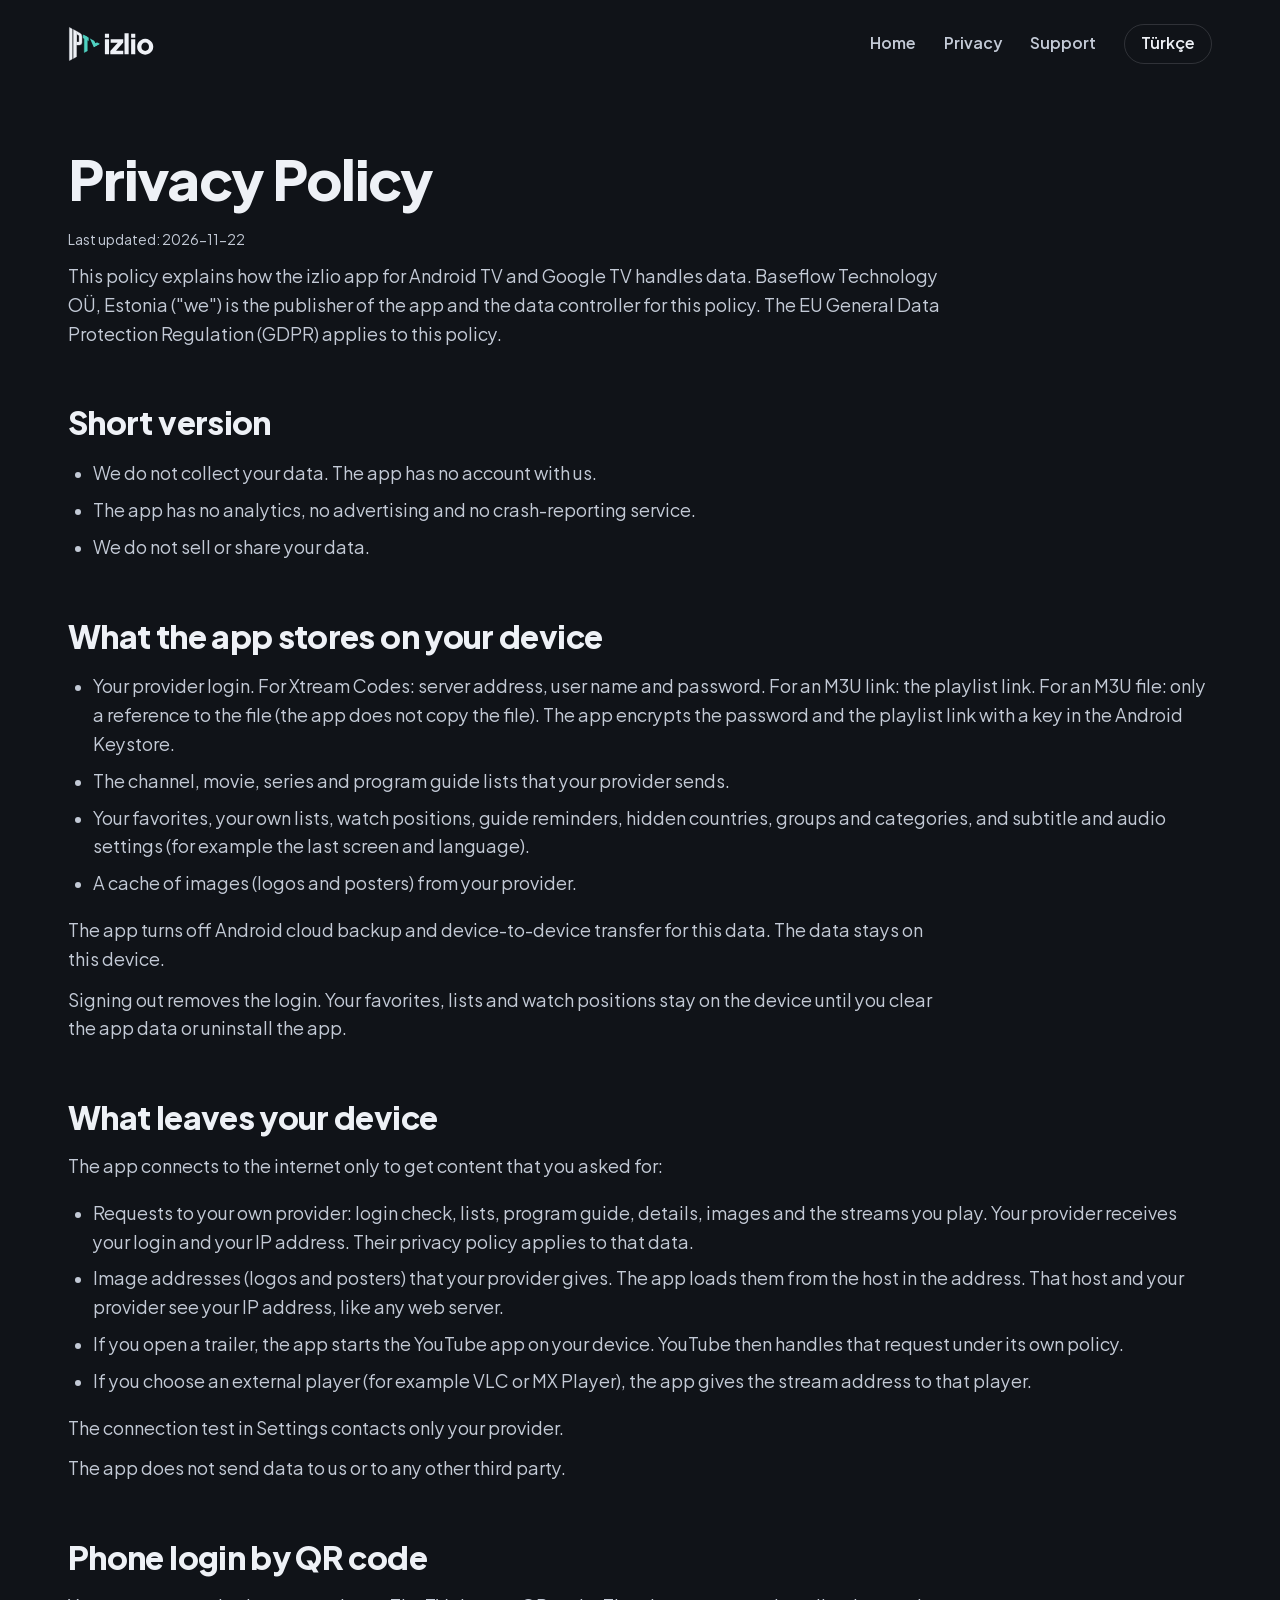
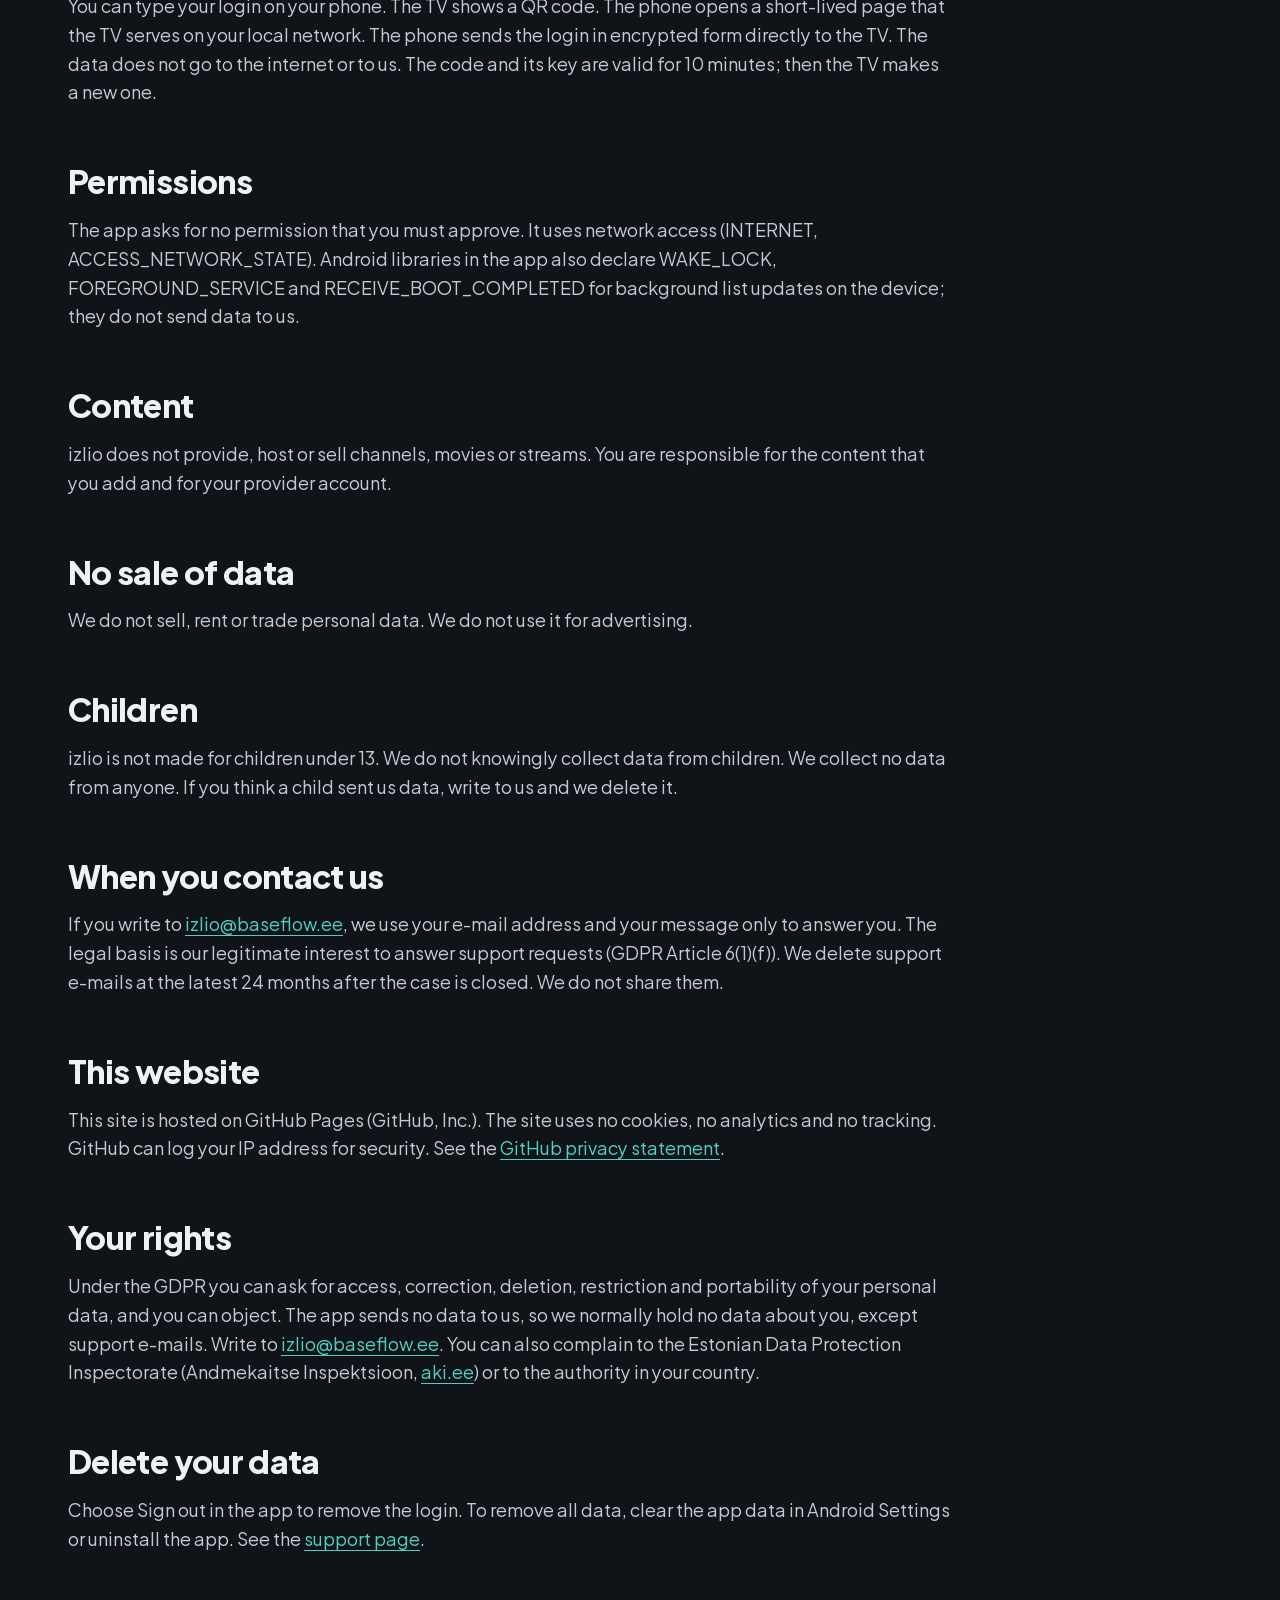
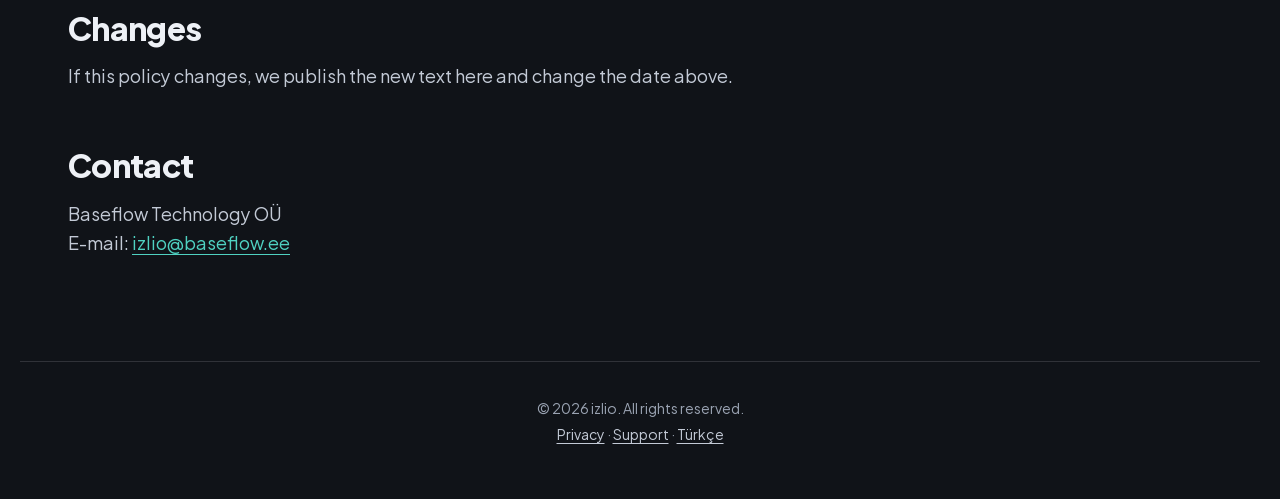
<file: privacy.html>
<!doctype html>
<html lang="en">
<head>
<meta charset="utf-8">
<meta name="viewport" content="width=device-width, initial-scale=1">
<title>Privacy Policy - izlio</title>
<meta name="description" content="Privacy policy of izlio, an IPTV player for Android TV and Google TV. The app has no analytics, no ads and no tracking.">
<meta name="color-scheme" content="dark">
<link rel="icon" href="favicon.svg" type="image/svg+xml">
<link rel="stylesheet" href="style.css">
</head>
<body>
<header class="top"><a class="brand" href="index.html"><img class="mark" src="logo.svg" alt="izlio" width="98" height="40"></a>
<nav aria-label="Main"><a href="index.html">Home</a><a href="privacy.html">Privacy</a><a href="support.html">Support</a><a class="lang" href="tr/privacy.html" hreflang="tr">Türkçe</a></nav></header>
<main class="page">
<h1>Privacy Policy</h1>
<p class="meta">Last updated: 2026-11-22</p>
<p>This policy explains how the izlio app for Android TV and Google TV handles data. Baseflow Technology OÜ, Estonia ("we") is the publisher of the app and the data controller for this policy. The EU General Data Protection Regulation (GDPR) applies to this policy.</p>
<h2>Short version</h2>
<ul><li>We do not collect your data. The app has no account with us.</li><li>The app has no analytics, no advertising and no crash-reporting service.</li><li>We do not sell or share your data.</li></ul>
<h2>What the app stores on your device</h2>
<ul>
<li>Your provider login. For Xtream Codes: server address, user name and password. For an M3U link: the playlist link. For an M3U file: only a reference to the file (the app does not copy the file). The app encrypts the password and the playlist link with a key in the Android Keystore.</li>
<li>The channel, movie, series and program guide lists that your provider sends.</li>
<li>Your favorites, your own lists, watch positions, guide reminders, hidden countries, groups and categories, and subtitle and audio settings (for example the last screen and language).</li>
<li>A cache of images (logos and posters) from your provider.</li>
</ul>
<p>The app turns off Android cloud backup and device-to-device transfer for this data. The data stays on this device.</p>
<p>Signing out removes the login. Your favorites, lists and watch positions stay on the device until you clear the app data or uninstall the app.</p>
<h2>What leaves your device</h2>
<p>The app connects to the internet only to get content that you asked for:</p>
<ul>
<li>Requests to your own provider: login check, lists, program guide, details, images and the streams you play. Your provider receives your login and your IP address. Their privacy policy applies to that data.</li>
<li>Image addresses (logos and posters) that your provider gives. The app loads them from the host in the address. That host and your provider see your IP address, like any web server.</li>
<li>If you open a trailer, the app starts the YouTube app on your device. YouTube then handles that request under its own policy.</li>
<li>If you choose an external player (for example VLC or MX Player), the app gives the stream address to that player.</li>
</ul>
<p>The connection test in Settings contacts only your provider.</p>
<p>The app does not send data to us or to any other third party.</p>
<h2>Phone login by QR code</h2>
<p>You can type your login on your phone. The TV shows a QR code. The phone opens a short-lived page that the TV serves on your local network. The phone sends the login in encrypted form directly to the TV. The data does not go to the internet or to us. The code and its key are valid for 10 minutes; then the TV makes a new one.</p>
<h2>Permissions</h2>
<p>The app asks for no permission that you must approve. It uses network access (INTERNET, ACCESS_NETWORK_STATE). Android libraries in the app also declare WAKE_LOCK, FOREGROUND_SERVICE and RECEIVE_BOOT_COMPLETED for background list updates on the device; they do not send data to us.</p>
<h2>Content</h2>
<p>izlio does not provide, host or sell channels, movies or streams. You are responsible for the content that you add and for your provider account.</p>
<h2>No sale of data</h2>
<p>We do not sell, rent or trade personal data. We do not use it for advertising.</p>
<h2>Children</h2>
<p>izlio is not made for children under 13. We do not knowingly collect data from children. We collect no data from anyone. If you think a child sent us data, write to us and we delete it.</p>
<h2>When you contact us</h2>
<p>If you write to <span class="mail" data-u="izlio" data-d="baseflow.ee">izlio [at] baseflow [dot] ee</span>, we use your e-mail address and your message only to answer you. The legal basis is our legitimate interest to answer support requests (GDPR Article 6(1)(f)). We delete support e-mails at the latest 24 months after the case is closed. We do not share them.</p>
<h2>This website</h2>
<p>This site is hosted on GitHub Pages (GitHub, Inc.). The site uses no cookies, no analytics and no tracking. GitHub can log your IP address for security. See the <a href="https://docs.github.com/en/site-policy/privacy-policies/github-general-privacy-statement">GitHub privacy statement</a>.</p>
<h2>Your rights</h2>
<p>Under the GDPR you can ask for access, correction, deletion, restriction and portability of your personal data, and you can object. The app sends no data to us, so we normally hold no data about you, except support e-mails. Write to <span class="mail" data-u="izlio" data-d="baseflow.ee">izlio [at] baseflow [dot] ee</span>. You can also complain to the Estonian Data Protection Inspectorate (Andmekaitse Inspektsioon, <a href="https://www.aki.ee">aki.ee</a>) or to the authority in your country.</p>
<h2>Delete your data</h2>
<p>Choose Sign out in the app to remove the login. To remove all data, clear the app data in Android Settings or uninstall the app. See the <a href="support.html">support page</a>.</p>
<h2>Changes</h2>
<p>If this policy changes, we publish the new text here and change the date above.</p>
<h2>Contact</h2>
<p>Baseflow Technology OÜ<br>E-mail: <span class="mail" data-u="izlio" data-d="baseflow.ee">izlio [at] baseflow [dot] ee</span></p>
</main>
<footer><p>&copy; 2026 izlio. All rights reserved.</p><p><a href="privacy.html">Privacy</a> · <a href="support.html">Support</a> · <a href="tr/privacy.html">Türkçe</a></p></footer>
<script>
document.querySelectorAll(".mail").forEach(function(el){
  var a=document.createElement("a");
  a.href="mail"+"to:"+el.dataset.u+"@"+el.dataset.d;
  a.textContent=el.dataset.u+"@"+el.dataset.d;
  el.replaceWith(a);
});
</script>
</body>

</html>
</file>
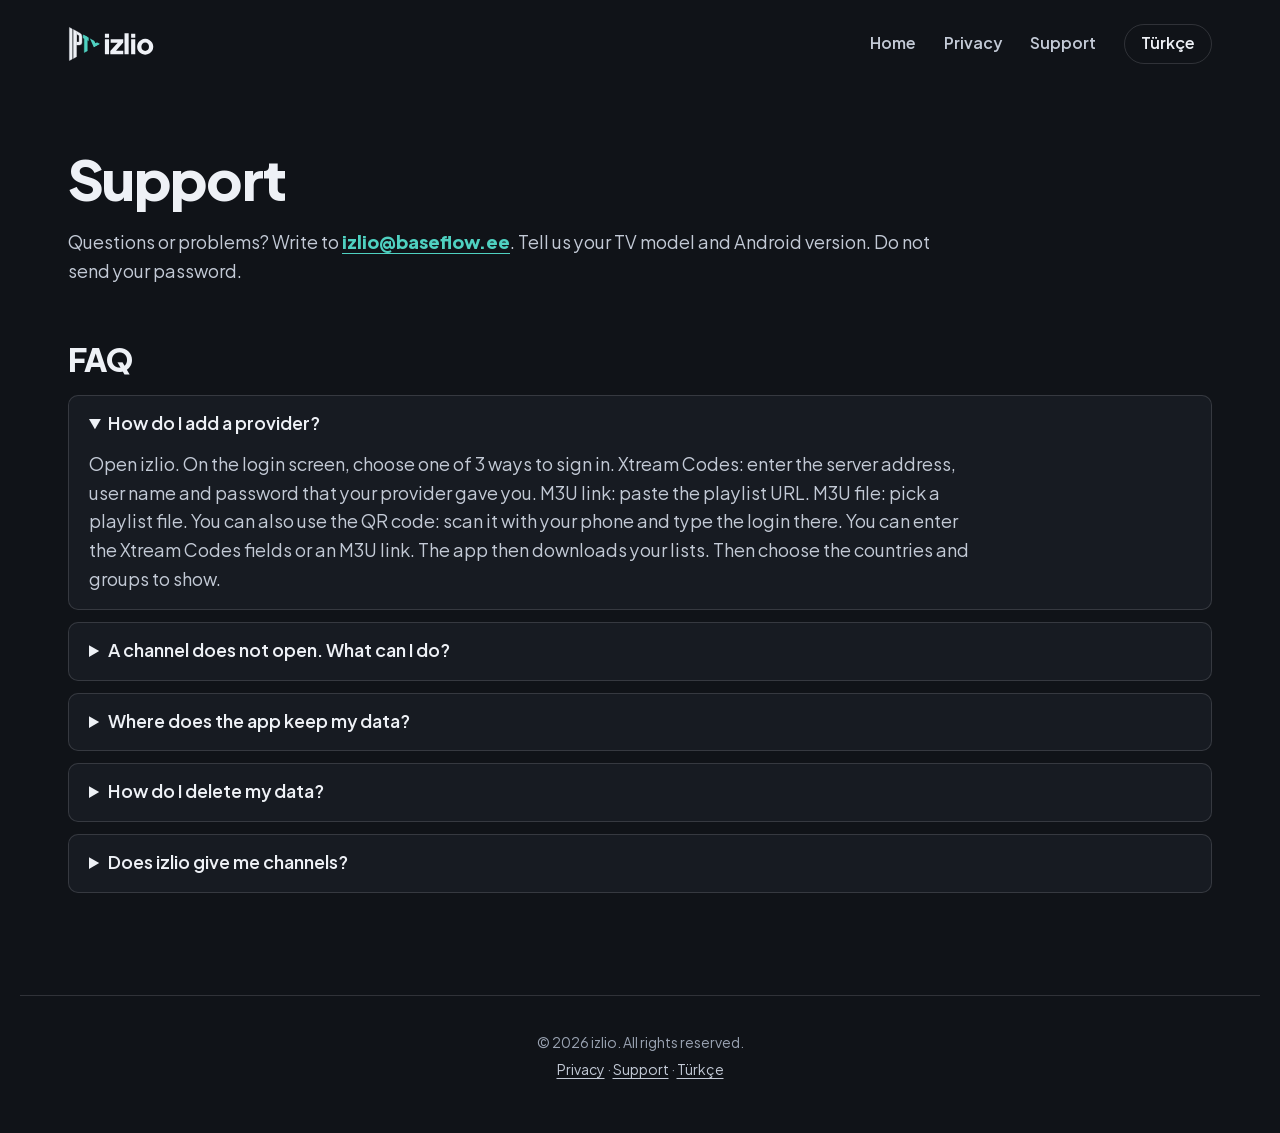
<file: support.html>
<!doctype html>
<html lang="en">
<head>
<meta charset="utf-8">
<meta name="viewport" content="width=device-width, initial-scale=1">
<title>Support - izlio</title>
<meta name="description" content="Support and frequently asked questions for izlio, an IPTV player for Android TV and Google TV.">
<meta name="color-scheme" content="dark">
<link rel="icon" href="favicon.svg" type="image/svg+xml">
<link rel="stylesheet" href="style.css">
</head>
<body>
<header class="top"><a class="brand" href="index.html"><img class="mark" src="logo.svg" alt="izlio" width="98" height="40"></a>
<nav aria-label="Main"><a href="index.html">Home</a><a href="privacy.html">Privacy</a><a href="support.html">Support</a><a class="lang" href="tr/support.html" hreflang="tr">Türkçe</a></nav></header>
<main class="page">
<h1>Support</h1>
<p>Questions or problems? Write to <strong><span class="mail" data-u="izlio" data-d="baseflow.ee">izlio [at] baseflow [dot] ee</span></strong>. Tell us your TV model and Android version. Do not send your password.</p>
<h2>FAQ</h2>
<details open><summary>How do I add a provider?</summary><p>Open izlio. On the login screen, choose one of 3 ways to sign in. Xtream Codes: enter the server address, user name and password that your provider gave you. M3U link: paste the playlist URL. M3U file: pick a playlist file. You can also use the QR code: scan it with your phone and type the login there. You can enter the Xtream Codes fields or an M3U link. The app then downloads your lists. Then choose the countries and groups to show.</p></details>
<details><summary>A channel does not open. What can I do?</summary><p>Check that your TV has internet and that your provider account is active. The app reconnects by itself when a stream drops. A channel that does not open is marked as not working and hidden for 24 hours. In Settings, use "Update now" to refresh the lists. If the problem stays, ask your provider.</p></details>
<details><summary>Where does the app keep my data?</summary><p>Only on your TV, in the private storage of the app. The app does not upload it and Android does not back it up. See the <a href="privacy.html">privacy policy</a>.</p></details>
<details><summary>How do I delete my data?</summary><p>Choose Sign out in the app. Your favorites and lists stay on the TV. To remove everything, open Android Settings, then Apps, then izlio, then Clear data (or uninstall the app).</p></details>
<details><summary>Does izlio give me channels?</summary><p>No. izlio does not provide, host or sell any channels, movies or streams. You need your own provider account.</p></details>
</main>
<footer><p>&copy; 2026 izlio. All rights reserved.</p><p><a href="privacy.html">Privacy</a> · <a href="support.html">Support</a> · <a href="tr/support.html">Türkçe</a></p></footer>
<script>
document.querySelectorAll(".mail").forEach(function(el){
  var a=document.createElement("a");
  a.href="mail"+"to:"+el.dataset.u+"@"+el.dataset.d;
  a.textContent=el.dataset.u+"@"+el.dataset.d;
  el.replaceWith(a);
});
</script>
</body>

</html>
</file>
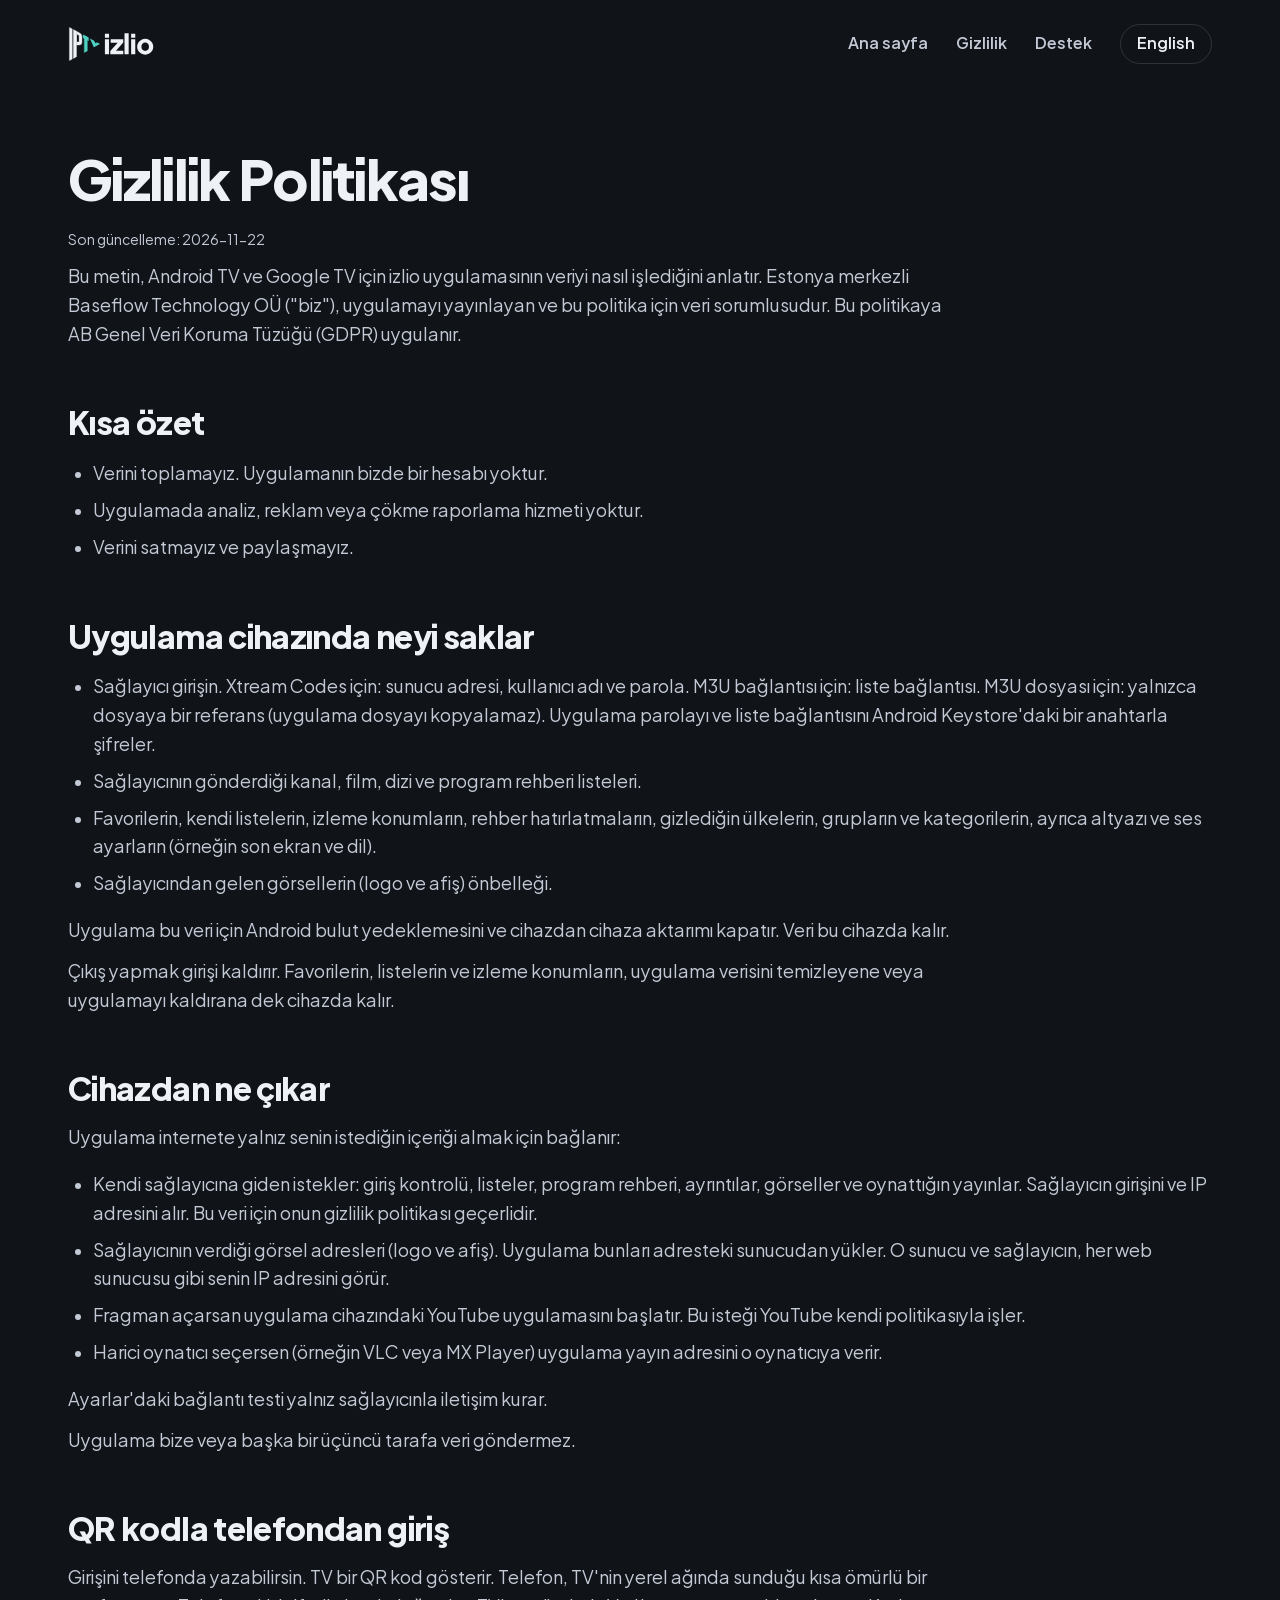
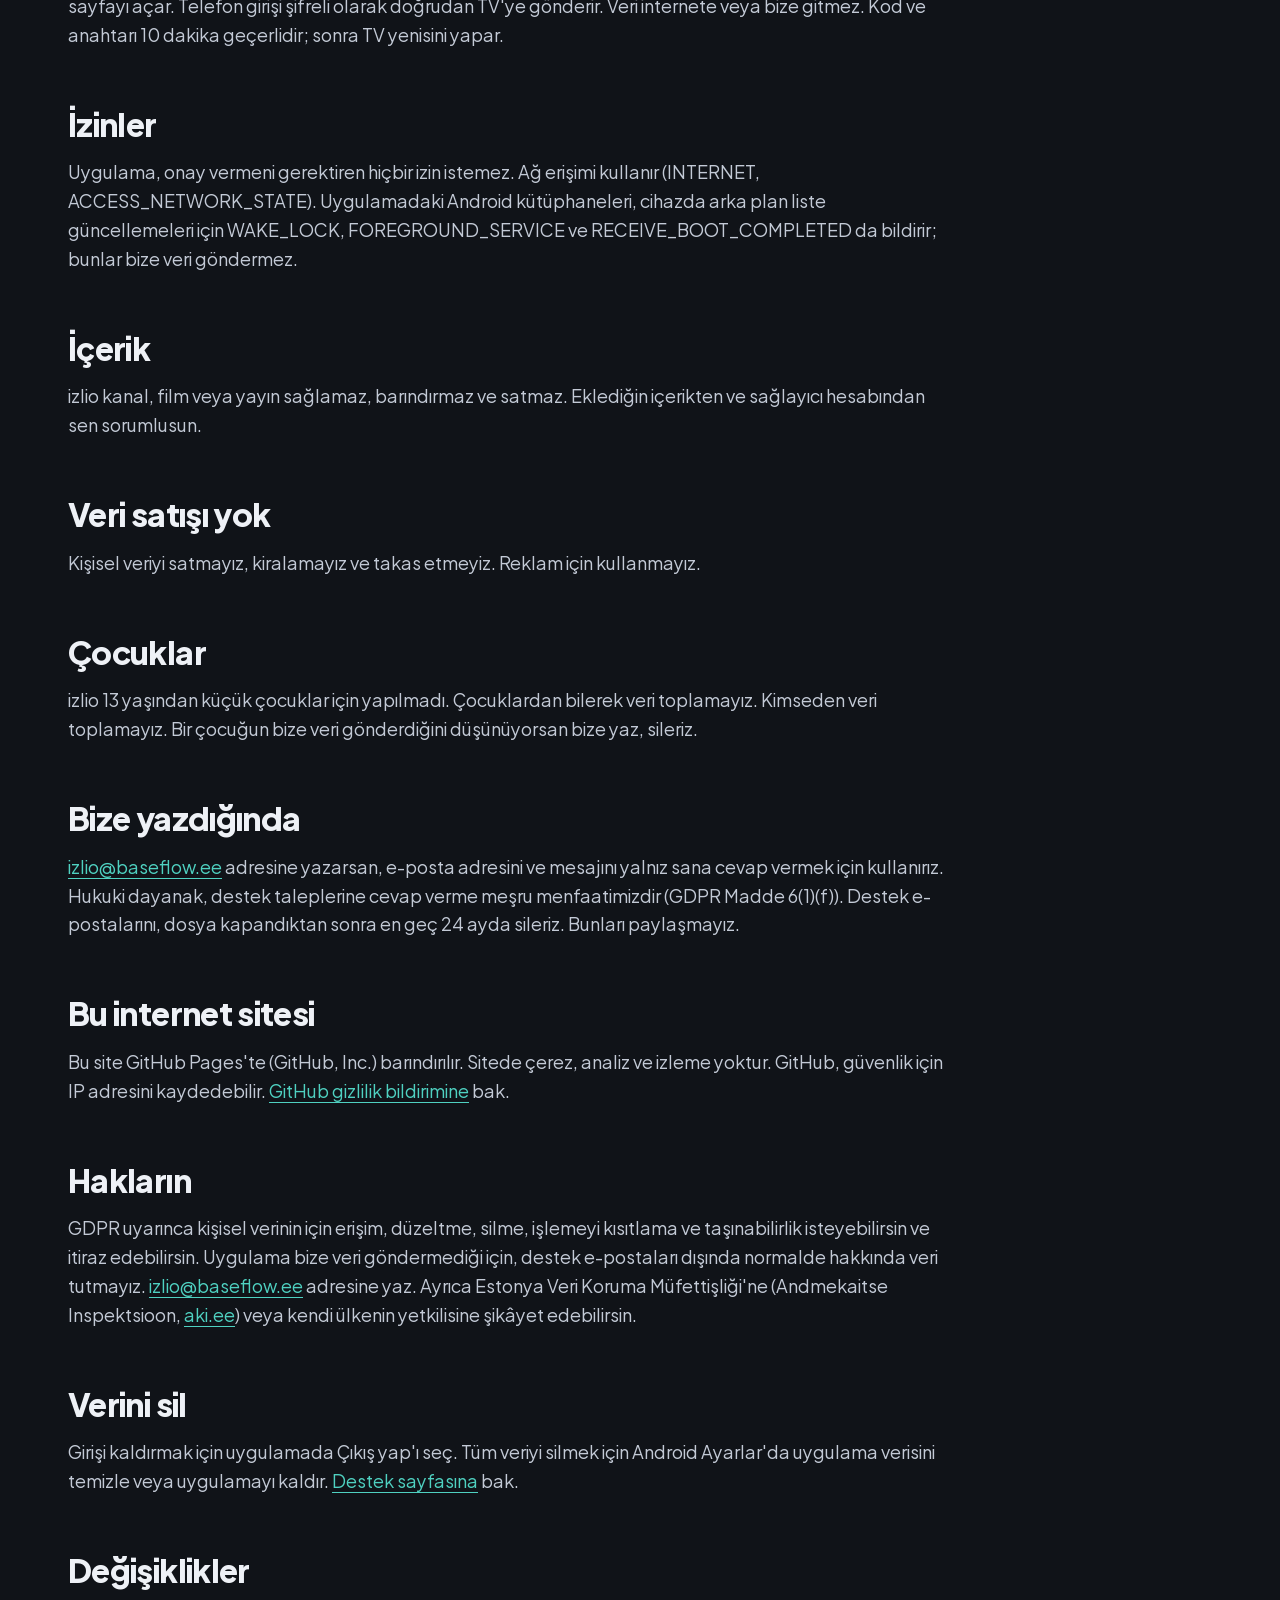
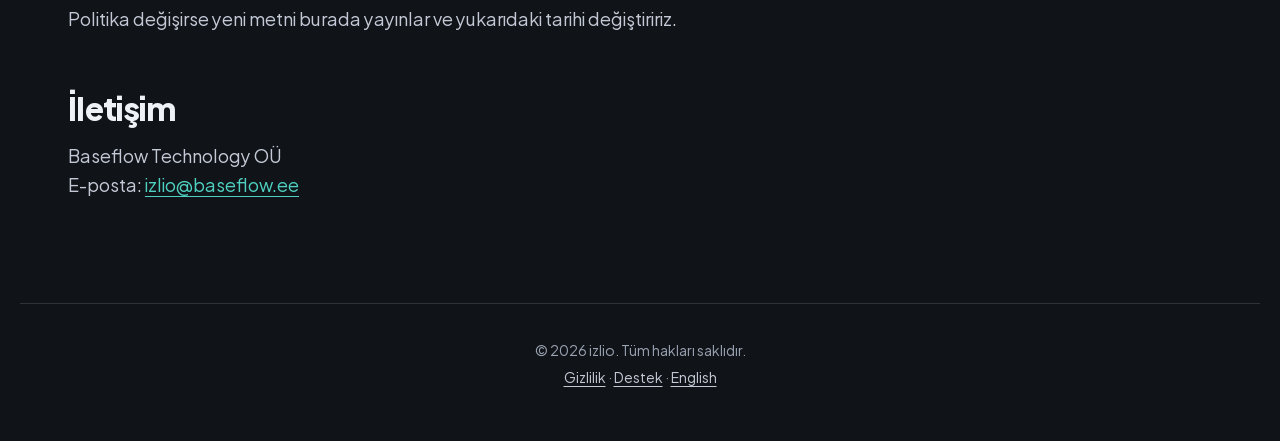
<file: tr/privacy.html>
<!doctype html>
<html lang="tr">
<head>
<meta charset="utf-8">
<meta name="viewport" content="width=device-width, initial-scale=1">
<title>Gizlilik Politikası - izlio</title>
<meta name="description" content="Android TV ve Google TV için IPTV oynatıcı izlio'nun gizlilik politikası. Uygulamada analiz, reklam veya izleme yoktur.">
<meta name="color-scheme" content="dark">
<link rel="icon" href="../favicon.svg" type="image/svg+xml">
<link rel="stylesheet" href="../style.css">
</head>
<body>
<header class="top"><a class="brand" href="index.html"><img class="mark" src="../logo.svg" alt="izlio" width="98" height="40"></a>
<nav aria-label="Main"><a href="index.html">Ana sayfa</a><a href="privacy.html">Gizlilik</a><a href="support.html">Destek</a><a class="lang" href="../privacy.html" hreflang="en">English</a></nav></header>
<main class="page">
<h1>Gizlilik Politikası</h1>
<p class="meta">Son güncelleme: 2026-11-22</p>
<p>Bu metin, Android TV ve Google TV için izlio uygulamasının veriyi nasıl işlediğini anlatır. Estonya merkezli Baseflow Technology OÜ ("biz"), uygulamayı yayınlayan ve bu politika için veri sorumlusudur. Bu politikaya AB Genel Veri Koruma Tüzüğü (GDPR) uygulanır.</p>
<h2>Kısa özet</h2>
<ul><li>Verini toplamayız. Uygulamanın bizde bir hesabı yoktur.</li><li>Uygulamada analiz, reklam veya çökme raporlama hizmeti yoktur.</li><li>Verini satmayız ve paylaşmayız.</li></ul>
<h2>Uygulama cihazında neyi saklar</h2>
<ul>
<li>Sağlayıcı girişin. Xtream Codes için: sunucu adresi, kullanıcı adı ve parola. M3U bağlantısı için: liste bağlantısı. M3U dosyası için: yalnızca dosyaya bir referans (uygulama dosyayı kopyalamaz). Uygulama parolayı ve liste bağlantısını Android Keystore'daki bir anahtarla şifreler.</li>
<li>Sağlayıcının gönderdiği kanal, film, dizi ve program rehberi listeleri.</li>
<li>Favorilerin, kendi listelerin, izleme konumların, rehber hatırlatmaların, gizlediğin ülkelerin, grupların ve kategorilerin, ayrıca altyazı ve ses ayarların (örneğin son ekran ve dil).</li>
<li>Sağlayıcından gelen görsellerin (logo ve afiş) önbelleği.</li>
</ul>
<p>Uygulama bu veri için Android bulut yedeklemesini ve cihazdan cihaza aktarımı kapatır. Veri bu cihazda kalır.</p>
<p>Çıkış yapmak girişi kaldırır. Favorilerin, listelerin ve izleme konumların, uygulama verisini temizleyene veya uygulamayı kaldırana dek cihazda kalır.</p>
<h2>Cihazdan ne çıkar</h2>
<p>Uygulama internete yalnız senin istediğin içeriği almak için bağlanır:</p>
<ul>
<li>Kendi sağlayıcına giden istekler: giriş kontrolü, listeler, program rehberi, ayrıntılar, görseller ve oynattığın yayınlar. Sağlayıcın girişini ve IP adresini alır. Bu veri için onun gizlilik politikası geçerlidir.</li>
<li>Sağlayıcının verdiği görsel adresleri (logo ve afiş). Uygulama bunları adresteki sunucudan yükler. O sunucu ve sağlayıcın, her web sunucusu gibi senin IP adresini görür.</li>
<li>Fragman açarsan uygulama cihazındaki YouTube uygulamasını başlatır. Bu isteği YouTube kendi politikasıyla işler.</li>
<li>Harici oynatıcı seçersen (örneğin VLC veya MX Player) uygulama yayın adresini o oynatıcıya verir.</li>
</ul>
<p>Ayarlar'daki bağlantı testi yalnız sağlayıcınla iletişim kurar.</p>
<p>Uygulama bize veya başka bir üçüncü tarafa veri göndermez.</p>
<h2>QR kodla telefondan giriş</h2>
<p>Girişini telefonda yazabilirsin. TV bir QR kod gösterir. Telefon, TV'nin yerel ağında sunduğu kısa ömürlü bir sayfayı açar. Telefon girişi şifreli olarak doğrudan TV'ye gönderir. Veri internete veya bize gitmez. Kod ve anahtarı 10 dakika geçerlidir; sonra TV yenisini yapar.</p>
<h2>İzinler</h2>
<p>Uygulama, onay vermeni gerektiren hiçbir izin istemez. Ağ erişimi kullanır (INTERNET, ACCESS_NETWORK_STATE). Uygulamadaki Android kütüphaneleri, cihazda arka plan liste güncellemeleri için WAKE_LOCK, FOREGROUND_SERVICE ve RECEIVE_BOOT_COMPLETED da bildirir; bunlar bize veri göndermez.</p>
<h2>İçerik</h2>
<p>izlio kanal, film veya yayın sağlamaz, barındırmaz ve satmaz. Eklediğin içerikten ve sağlayıcı hesabından sen sorumlusun.</p>
<h2>Veri satışı yok</h2>
<p>Kişisel veriyi satmayız, kiralamayız ve takas etmeyiz. Reklam için kullanmayız.</p>
<h2>Çocuklar</h2>
<p>izlio 13 yaşından küçük çocuklar için yapılmadı. Çocuklardan bilerek veri toplamayız. Kimseden veri toplamayız. Bir çocuğun bize veri gönderdiğini düşünüyorsan bize yaz, sileriz.</p>
<h2>Bize yazdığında</h2>
<p><span class="mail" data-u="izlio" data-d="baseflow.ee">izlio [at] baseflow [dot] ee</span> adresine yazarsan, e-posta adresini ve mesajını yalnız sana cevap vermek için kullanırız. Hukuki dayanak, destek taleplerine cevap verme meşru menfaatimizdir (GDPR Madde 6(1)(f)). Destek e-postalarını, dosya kapandıktan sonra en geç 24 ayda sileriz. Bunları paylaşmayız.</p>
<h2>Bu internet sitesi</h2>
<p>Bu site GitHub Pages'te (GitHub, Inc.) barındırılır. Sitede çerez, analiz ve izleme yoktur. GitHub, güvenlik için IP adresini kaydedebilir. <a href="https://docs.github.com/en/site-policy/privacy-policies/github-general-privacy-statement">GitHub gizlilik bildirimine</a> bak.</p>
<h2>Hakların</h2>
<p>GDPR uyarınca kişisel verinin için erişim, düzeltme, silme, işlemeyi kısıtlama ve taşınabilirlik isteyebilirsin ve itiraz edebilirsin. Uygulama bize veri göndermediği için, destek e-postaları dışında normalde hakkında veri tutmayız. <span class="mail" data-u="izlio" data-d="baseflow.ee">izlio [at] baseflow [dot] ee</span> adresine yaz. Ayrıca Estonya Veri Koruma Müfettişliği'ne (Andmekaitse Inspektsioon, <a href="https://www.aki.ee">aki.ee</a>) veya kendi ülkenin yetkilisine şikâyet edebilirsin.</p>
<h2>Verini sil</h2>
<p>Girişi kaldırmak için uygulamada Çıkış yap'ı seç. Tüm veriyi silmek için Android Ayarlar'da uygulama verisini temizle veya uygulamayı kaldır. <a href="support.html">Destek sayfasına</a> bak.</p>
<h2>Değişiklikler</h2>
<p>Politika değişirse yeni metni burada yayınlar ve yukarıdaki tarihi değiştiririz.</p>
<h2>İletişim</h2>
<p>Baseflow Technology OÜ<br>E-posta: <span class="mail" data-u="izlio" data-d="baseflow.ee">izlio [at] baseflow [dot] ee</span></p>
</main>
<footer><p>&copy; 2026 izlio. Tüm hakları saklıdır.</p><p><a href="privacy.html">Gizlilik</a> · <a href="support.html">Destek</a> · <a href="../privacy.html">English</a></p></footer>
<script>
document.querySelectorAll(".mail").forEach(function(el){
  var a=document.createElement("a");
  a.href="mail"+"to:"+el.dataset.u+"@"+el.dataset.d;
  a.textContent=el.dataset.u+"@"+el.dataset.d;
  el.replaceWith(a);
});
</script>
</body>

</html>
</file>
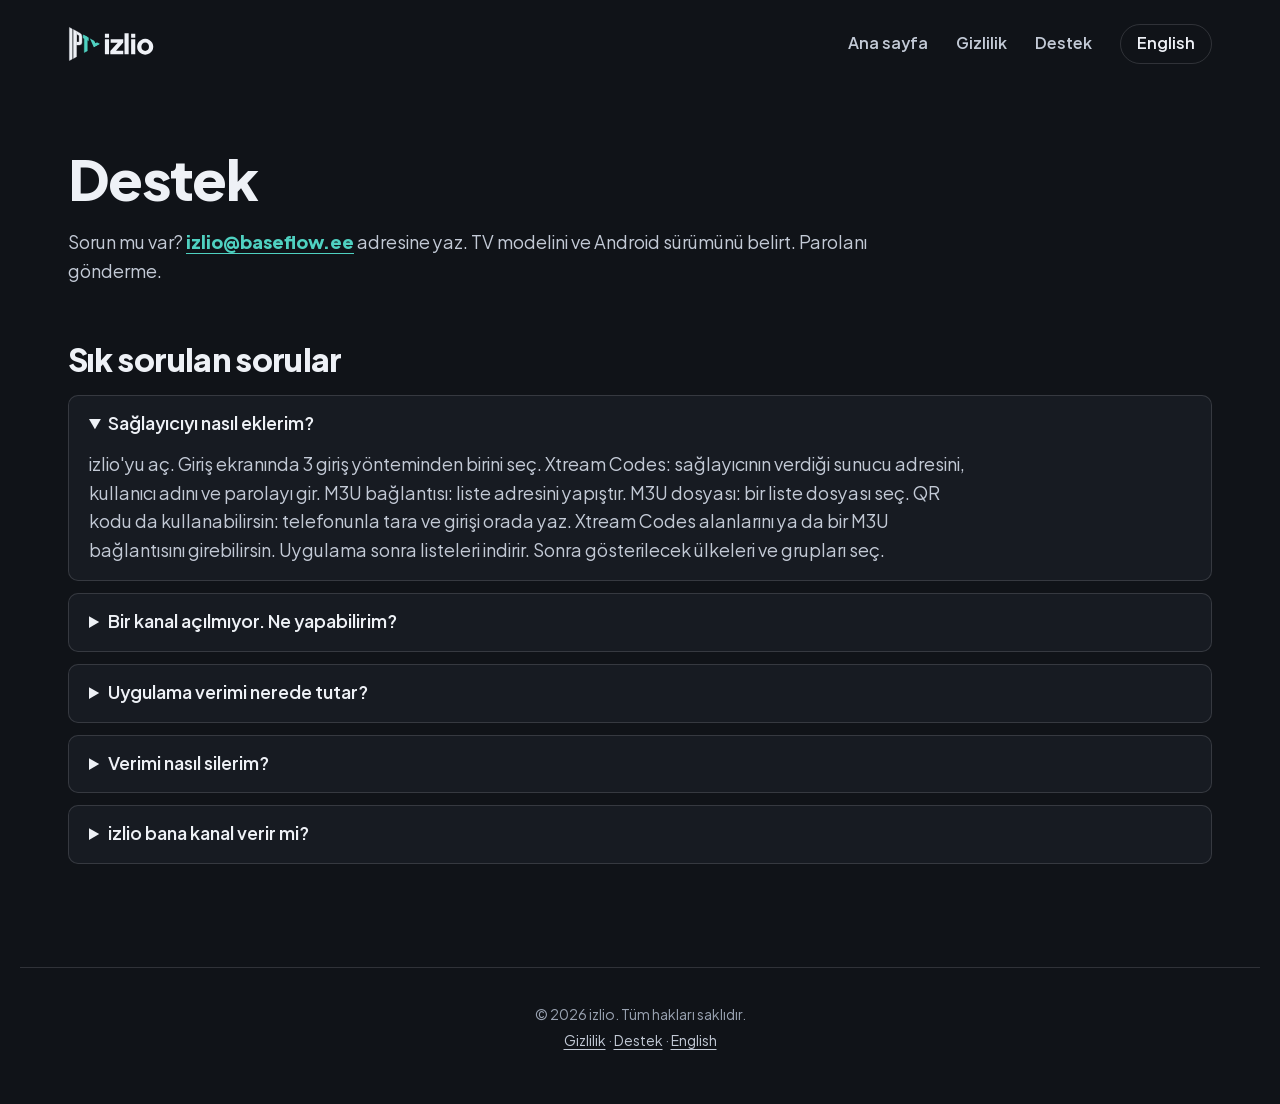
<file: tr/support.html>
<!doctype html>
<html lang="tr">
<head>
<meta charset="utf-8">
<meta name="viewport" content="width=device-width, initial-scale=1">
<title>Destek - izlio</title>
<meta name="description" content="Android TV ve Google TV için IPTV oynatıcı izlio için destek ve sık sorulan sorular.">
<meta name="color-scheme" content="dark">
<link rel="icon" href="../favicon.svg" type="image/svg+xml">
<link rel="stylesheet" href="../style.css">
</head>
<body>
<header class="top"><a class="brand" href="index.html"><img class="mark" src="../logo.svg" alt="izlio" width="98" height="40"></a>
<nav aria-label="Main"><a href="index.html">Ana sayfa</a><a href="privacy.html">Gizlilik</a><a href="support.html">Destek</a><a class="lang" href="../support.html" hreflang="en">English</a></nav></header>
<main class="page">
<h1>Destek</h1>
<p>Sorun mu var? <strong><span class="mail" data-u="izlio" data-d="baseflow.ee">izlio [at] baseflow [dot] ee</span></strong> adresine yaz. TV modelini ve Android sürümünü belirt. Parolanı gönderme.</p>
<h2>Sık sorulan sorular</h2>
<details open><summary>Sağlayıcıyı nasıl eklerim?</summary><p>izlio'yu aç. Giriş ekranında 3 giriş yönteminden birini seç. Xtream Codes: sağlayıcının verdiği sunucu adresini, kullanıcı adını ve parolayı gir. M3U bağlantısı: liste adresini yapıştır. M3U dosyası: bir liste dosyası seç. QR kodu da kullanabilirsin: telefonunla tara ve girişi orada yaz. Xtream Codes alanlarını ya da bir M3U bağlantısını girebilirsin. Uygulama sonra listeleri indirir. Sonra gösterilecek ülkeleri ve grupları seç.</p></details>
<details><summary>Bir kanal açılmıyor. Ne yapabilirim?</summary><p>TV'nin internetini ve sağlayıcı hesabının aktif olduğunu kontrol et. Yayın koparsa uygulama kendisi yeniden bağlanır. Açılmayan kanal "çalışmıyor" olarak işaretlenir ve 24 saat gizlenir. Ayarlar'da "Şimdi güncelle" ile listeleri yenile. Sorun sürerse sağlayıcına sor.</p></details>
<details><summary>Uygulama verimi nerede tutar?</summary><p>Yalnız TV'nde, uygulamanın özel alanında. Uygulama veriyi yüklemez ve Android yedeklemez. <a href="privacy.html">Gizlilik politikasına</a> bak.</p></details>
<details><summary>Verimi nasıl silerim?</summary><p>Uygulamada Çıkış yap'ı seç. Favorilerin ve listelerin TV'de kalır. Hepsini silmek için Android Ayarlar, sonra Uygulamalar, sonra izlio, sonra Verileri temizle yolunu izle (veya uygulamayı kaldır).</p></details>
<details><summary>izlio bana kanal verir mi?</summary><p>Hayır. izlio hiçbir kanal, film veya yayın sağlamaz, barındırmaz ve satmaz. Kendi sağlayıcı hesabın gerekir.</p></details>
</main>
<footer><p>&copy; 2026 izlio. Tüm hakları saklıdır.</p><p><a href="privacy.html">Gizlilik</a> · <a href="support.html">Destek</a> · <a href="../support.html">English</a></p></footer>
<script>
document.querySelectorAll(".mail").forEach(function(el){
  var a=document.createElement("a");
  a.href="mail"+"to:"+el.dataset.u+"@"+el.dataset.d;
  a.textContent=el.dataset.u+"@"+el.dataset.d;
  el.replaceWith(a);
});
</script>
</body>

</html>
</file>
<file: style.css>
/* izlio - dark, cinematic, teal accent. Static site, no build step. */

@font-face{font-family:"Plus Jakarta Sans";src:url("fonts/pjs-400.woff2") format("woff2");font-weight:400;font-style:normal;font-display:swap}
@font-face{font-family:"Plus Jakarta Sans";src:url("fonts/pjs-600.woff2") format("woff2");font-weight:600;font-style:normal;font-display:swap}
@font-face{font-family:"Plus Jakarta Sans";src:url("fonts/pjs-800.woff2") format("woff2");font-weight:800;font-style:normal;font-display:swap}

:root{
--bg:#101318;--surface:#171B22;--surface-2:#20252E;
--line:rgba(238,241,246,.14);
--text:#EEF1F6;--soft:#C3CAD6;--muted:#9AA3B2;
--accent:#4FD1C1;--accent-ink:#0B1A19;--live:#FF5D5D;
--gutter:16px;
--sp:clamp(96px,11vw,160px);
--font:"Plus Jakarta Sans",system-ui,-apple-system,"Segoe UI",Roboto,Arial,sans-serif;
}
@media (min-width:760px){:root{--gutter:32px}}
@media (min-width:1100px){:root{--gutter:48px}}

*{box-sizing:border-box}
html{scrollbar-color:var(--surface-2) var(--bg);accent-color:var(--accent)}
body{margin:0;background:var(--bg);color:var(--text);font-family:var(--font);font-size:17px;line-height:1.6;-webkit-font-smoothing:antialiased;overflow-x:clip}
@media (min-width:1100px){body{font-size:18px}}
::selection{background:var(--accent);color:var(--accent-ink)}
a{color:var(--accent);text-underline-offset:.2em}
a:focus-visible,summary:focus-visible,button:focus-visible,[tabindex]:focus-visible{outline:2px solid var(--accent);outline-offset:3px;border-radius:6px}
img{max-width:100%}

h1,h2,h3{line-height:1.15;margin:0}
h1{font-size:clamp(40px,3.8vw,56px);font-weight:800;line-height:1.02;letter-spacing:-.03em}
h2{font-size:clamp(32px,4.4vw,48px);font-weight:800;letter-spacing:-.02em}
h3{font-size:clamp(20px,1.6vw,24px);font-weight:600}
p{margin:0}
small{font-size:14px}

main{max-width:1240px;margin:0 auto;padding:0 var(--gutter) 0}
section{margin-top:var(--sp)}
section>h2{margin-bottom:clamp(24px,3vw,40px)}
main>section:first-child{margin-top:clamp(48px,6vw,88px)}

/* Header */
.top{display:flex;flex-wrap:wrap;gap:16px 24px;align-items:center;justify-content:space-between;max-width:1240px;margin:0 auto;padding:24px var(--gutter)}
.brand{color:var(--text);text-decoration:none}
.mark{height:36px;width:auto;display:block}
nav{display:flex;flex-wrap:wrap;gap:8px 28px;align-items:center}
nav a{color:var(--soft);text-decoration:none;font-weight:600;font-size:16px}
nav a:hover{color:var(--text)}
nav .lang{border:1px solid var(--line);border-radius:999px;padding:6px 16px;color:var(--text)}

/* Hero */
.hero{display:grid;gap:48px}
@media (min-width:1100px){.hero{grid-template-columns:minmax(0,4fr) minmax(0,8fr);align-items:start;gap:clamp(48px,4.5vw,64px)}}
.hero h1{max-width:14ch}
.hero .tagline{margin-top:24px;font-size:clamp(20px,1.8vw,24px);color:var(--soft);max-width:44ch}
.soon{display:inline-flex;align-items:center;gap:12px;margin-top:32px;background:var(--accent);color:var(--accent-ink);border-radius:999px;padding:14px 28px;font-weight:800;font-size:17px}
.soon svg{flex:none}
.hero .quiet{margin-top:20px;color:var(--muted);max-width:46ch}
.hero .platforms{margin-top:12px;color:var(--muted);font-size:14px}

/* TV frame */
.tv{position:relative;z-index:0;margin:0;padding:10px;border-radius:14px;background:#07090d;border:1px solid var(--line);box-shadow:0 30px 80px -20px rgba(0,0,0,.7)}
.tv::after{content:"";position:absolute;z-index:-1;left:6%;right:6%;bottom:-14%;height:34%;background:radial-gradient(50% 100% at 50% 100%,rgba(255,158,96,.14),transparent 72%);pointer-events:none}
.tv-screen{position:relative;aspect-ratio:16/9;overflow:hidden;border-radius:6px;background:#000}
.tv img{display:block;width:100%;height:100%;object-fit:cover}
figure.tv figcaption{margin-top:14px;color:var(--muted);font-size:14px}

/* Screen tour */
.tour{min-width:0}
.tv-screen .panel{position:absolute;inset:0;margin:0}
.js .tv-screen .panel{opacity:0;transform:scale(.985);transition:opacity .3s ease-out,transform .3s ease-out;pointer-events:none}
.js .tv-screen .panel.on{opacity:1;transform:none;pointer-events:auto}
.no-js .tv-screen .panel:not(:first-child){display:none}
.tour-captions p{display:none;margin-top:18px;color:var(--muted);font-size:14px;min-height:2.6em}
.tour-captions p.on{display:block}
.no-js .tour-captions p:not(:first-child){display:none}
.tour-tabs{display:grid;grid-template-columns:repeat(3,minmax(0,1fr));gap:8px;margin-top:8px}
@media (min-width:760px){.tour-tabs{grid-template-columns:repeat(6,minmax(0,1fr))}}
.no-js .tour-tabs{display:none}
.tour-tabs [role=tab]{position:relative;appearance:none;background:none;border:1px solid var(--line);border-radius:10px;padding:14px 8px;color:var(--soft);font:600 15px/1.25 var(--font);text-align:center;cursor:pointer;overflow:hidden}
.tour-tabs [role=tab]:hover{color:var(--text)}
.tour-tabs [role=tab][aria-selected=true]{background:var(--surface-2);border-color:transparent;color:var(--text)}
.tour-tabs .bar{position:absolute;left:0;right:0;bottom:0;height:2px;background:var(--accent);transform:scaleX(0);transform-origin:left}
.tour-tabs .bar.run{animation:tourbar 5s linear forwards}
.tour.paused .bar.run{animation-play-state:paused}
.tour.still .bar{display:none}
@keyframes tourbar{from{transform:scaleX(0)}to{transform:scaleX(1)}}
@media (prefers-reduced-motion:reduce){
.js .tv-screen .panel{transition:none;transform:none}
}

/* Live TV section */
.cols{display:grid;gap:20px 48px;max-width:68ch}
@media (min-width:900px){.cols{grid-template-columns:1fr 1fr;max-width:none}}
.cols p{color:var(--soft)}
.wide{margin-top:clamp(40px,5vw,64px)}

/* Guide + sports duo */
.duo-wrap{display:grid;gap:48px}
@media (min-width:1000px){.duo-wrap{grid-template-columns:minmax(0,40fr) minmax(0,60fr);align-items:start;gap:64px}}
.duo-wrap .prose{color:var(--soft)}
.duo-wrap .prose p+p{margin-top:20px}
.duo{position:relative;margin-bottom:clamp(56px,8vw,96px)}
.duo .tv-sub{position:absolute;left:0;bottom:calc(-1 * clamp(56px,8vw,96px));width:46%}
@media (max-width:999px){.duo{margin-bottom:0}.duo .tv-sub{position:static;width:78%;margin:24px 0 0 auto}.duo .tv-main{margin-bottom:0}}

/* Phone sign-in */
.qr h2{text-align:center;max-width:22ch;margin-inline:auto}
.qr .steps{margin:0 auto;padding:0;list-style:none;counter-reset:step;display:grid;gap:16px;max-width:56ch}
.qr .steps li{counter-increment:step;display:flex;gap:16px;align-items:baseline;color:var(--soft)}
.qr .steps li::before{content:counter(step);flex:none;width:32px;height:32px;border:1px solid var(--line);border-radius:50%;display:inline-flex;align-items:center;justify-content:center;font-weight:800;font-size:15px;color:var(--accent)}
@media (min-width:900px){
.qr .steps{grid-template-columns:repeat(3,1fr);gap:24px;max-width:960px}
.qr .steps li{flex-direction:column;align-items:center;gap:12px;text-align:center}
}
.qr .qr-demo{margin:clamp(40px,5vw,64px) auto 0;max-width:960px;position:relative}
.qr .qr-demo video{display:block;width:100%;height:auto;border-radius:14px;box-shadow:0 30px 80px -20px rgba(0,0,0,.7)}
.qr .qr-play{position:absolute;inset:auto auto 16px 16px;display:none;align-items:center;gap:8px;padding:8px 14px;border:1px solid var(--line);border-radius:999px;background:var(--surface-2);color:var(--text);font:600 14px/1 inherit;cursor:pointer}
.qr .qr-play.on{display:inline-flex}
.qr .qr-play svg{flex:none}
.qr .qr-note{text-align:center;margin:24px auto 0;max-width:60ch;color:var(--soft)}

/* Movies row */
.row3{display:grid;grid-template-columns:repeat(3,1fr);gap:clamp(20px,3vw,40px);align-items:start}
.row3>figure:nth-child(2){margin-top:clamp(20px,3vw,44px)}
.row3>figure:nth-child(3){margin-top:clamp(40px,6vw,88px)}
@media (max-width:899px){
.row3{display:flex;overflow-x:auto;scroll-snap-type:x mandatory;gap:16px;padding-bottom:8px;margin:0 calc(-1 * var(--gutter));padding-inline:var(--gutter)}
.row3>figure{flex:0 0 82%;scroll-snap-align:center;margin-top:0 !important}
}

/* Make it yours */
.split{display:grid;gap:48px}
@media (min-width:900px){.split{grid-template-columns:1fr 1fr;gap:64px;align-items:start}}
.split h3{margin-bottom:12px}
.split p{color:var(--soft);max-width:52ch}
.split .tv{margin-top:24px}

/* And more */
.more-list{display:grid;grid-template-columns:1fr;gap:0 48px;margin:0}
@media (min-width:600px){.more-list{grid-template-columns:1fr 1fr}}
@media (min-width:900px){.more-list{grid-template-columns:1fr 1fr 1fr}}
.more-list dt{margin-top:28px;padding-top:16px;border-top:1px solid var(--line);font-weight:600;font-size:clamp(20px,1.6vw,24px)}
.more-list dd{margin:8px 0 0;color:var(--muted)}

/* Privacy band */
.band{background:var(--surface);border-block:1px solid var(--line);padding:clamp(64px,8vw,112px) var(--gutter);margin-top:var(--sp);width:100vw;margin-left:calc(50% - 50vw);text-align:center}
.band h2{max-width:22ch;margin-inline:auto}
.band p{margin:20px auto 0;color:var(--soft);max-width:56ch}
.band a{color:var(--accent)}

/* Closing */
.closing{text-align:center;padding-bottom:clamp(24px,4vw,48px)}
.closing .soon{color:var(--accent-ink);font-size:clamp(19px,2vw,24px);padding:18px 36px;margin-top:0}
.closing p{margin-top:20px;color:var(--soft)}
.closing .soon+p{margin-top:28px}

.visually-hidden{position:absolute;width:1px;height:1px;margin:-1px;padding:0;overflow:hidden;clip:rect(0 0 0 0);white-space:nowrap;border:0}

/* Footer */
footer{max-width:1240px;margin:clamp(64px,8vw,112px) auto 0;padding:32px var(--gutter) 48px;border-top:1px solid var(--line);color:var(--muted);font-size:14px;text-align:center}
footer p{margin:4px 0}
footer a{color:var(--soft)}

/* Utility pages (privacy, support, 404) */
.page{padding-top:clamp(32px,5vw,64px)}
.page h1{font-size:clamp(36px,4.6vw,56px)}
.page h2{margin:56px 0 16px;font-size:clamp(24px,2.6vw,32px)}
.page h1+p,.page>p{margin-top:20px}
.page ul,.page ol{padding-left:1.4em;color:var(--soft)}
.page li{margin:8px 0}
.page p{color:var(--soft);margin-top:12px;max-width:68ch}
.meta{color:var(--muted);font-size:14px}
details{background:var(--surface);border:1px solid var(--line);border-radius:10px;padding:14px 20px;margin:12px 0}
summary{cursor:pointer;font-weight:600;color:var(--text)}
details p{margin-top:10px}
.btn{display:inline-block;background:var(--accent);color:var(--accent-ink);padding:12px 24px;border-radius:999px;text-decoration:none;font-weight:800}
</file>
